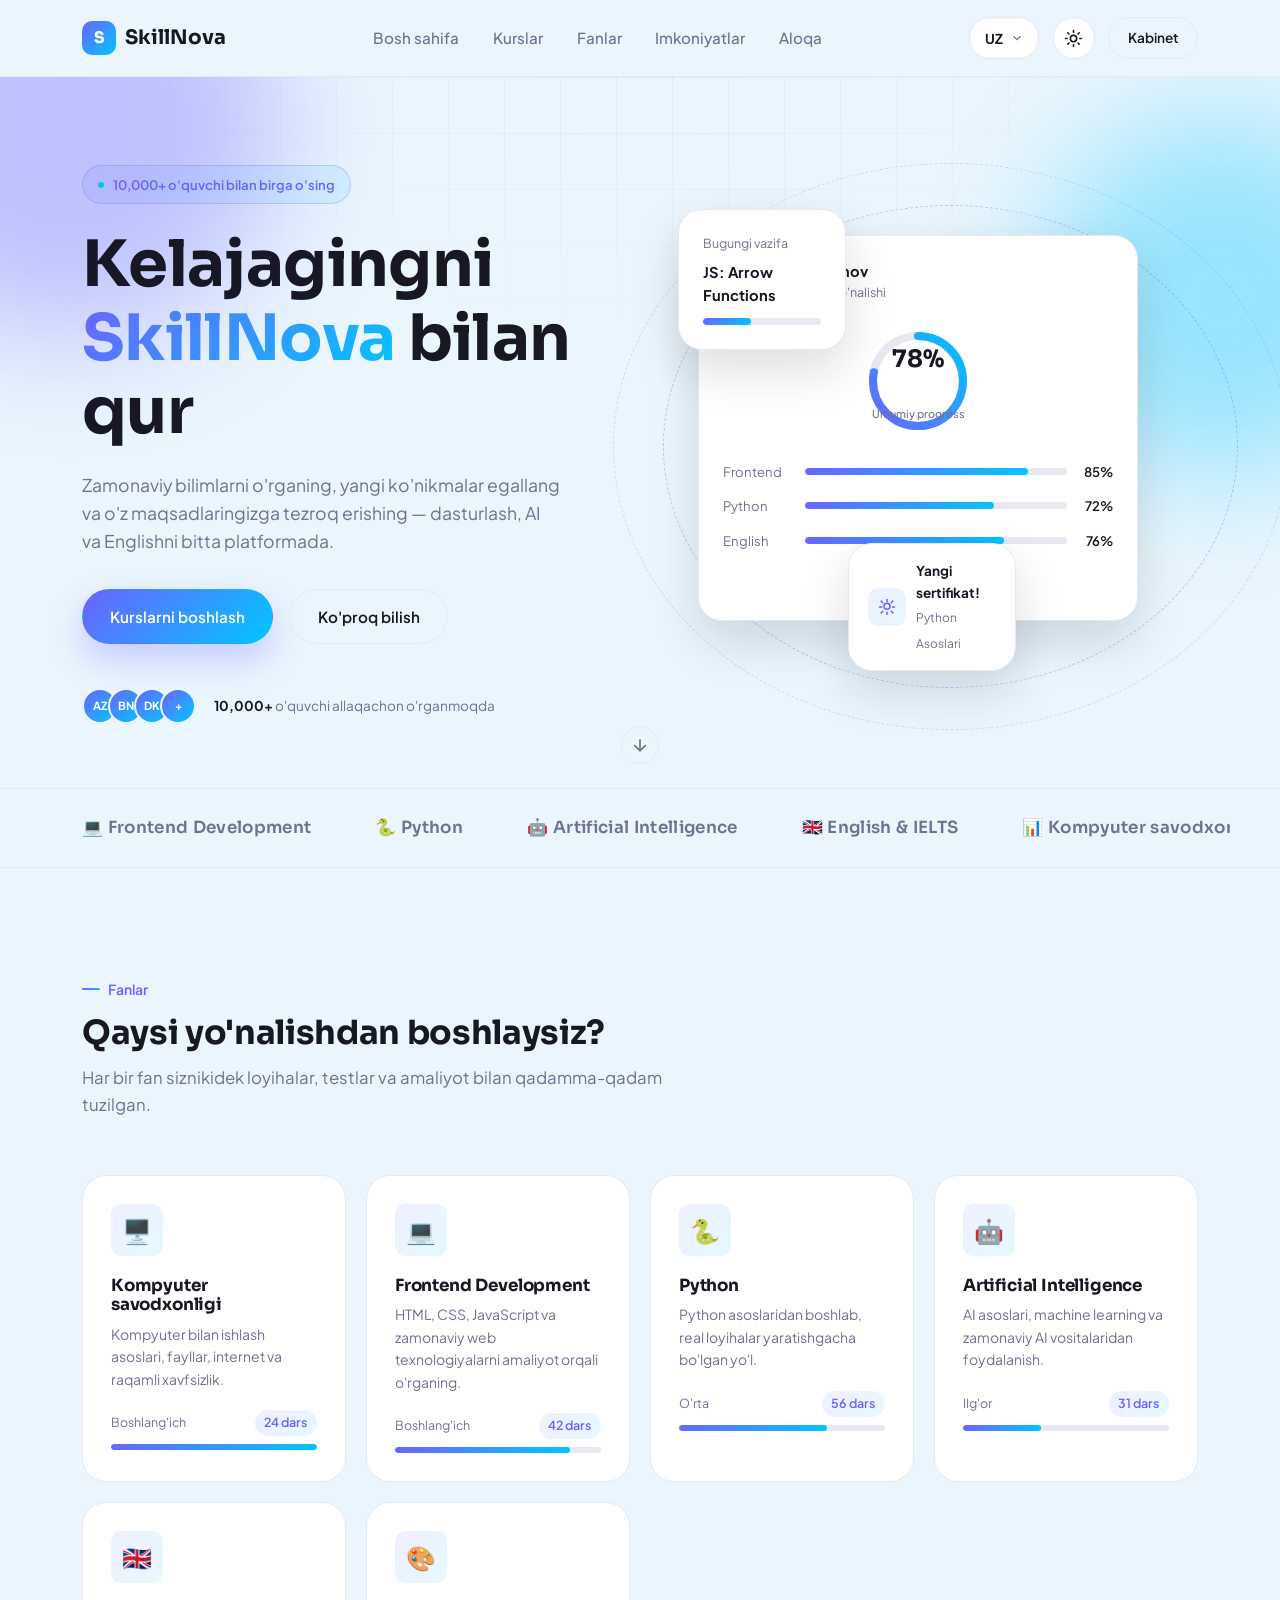
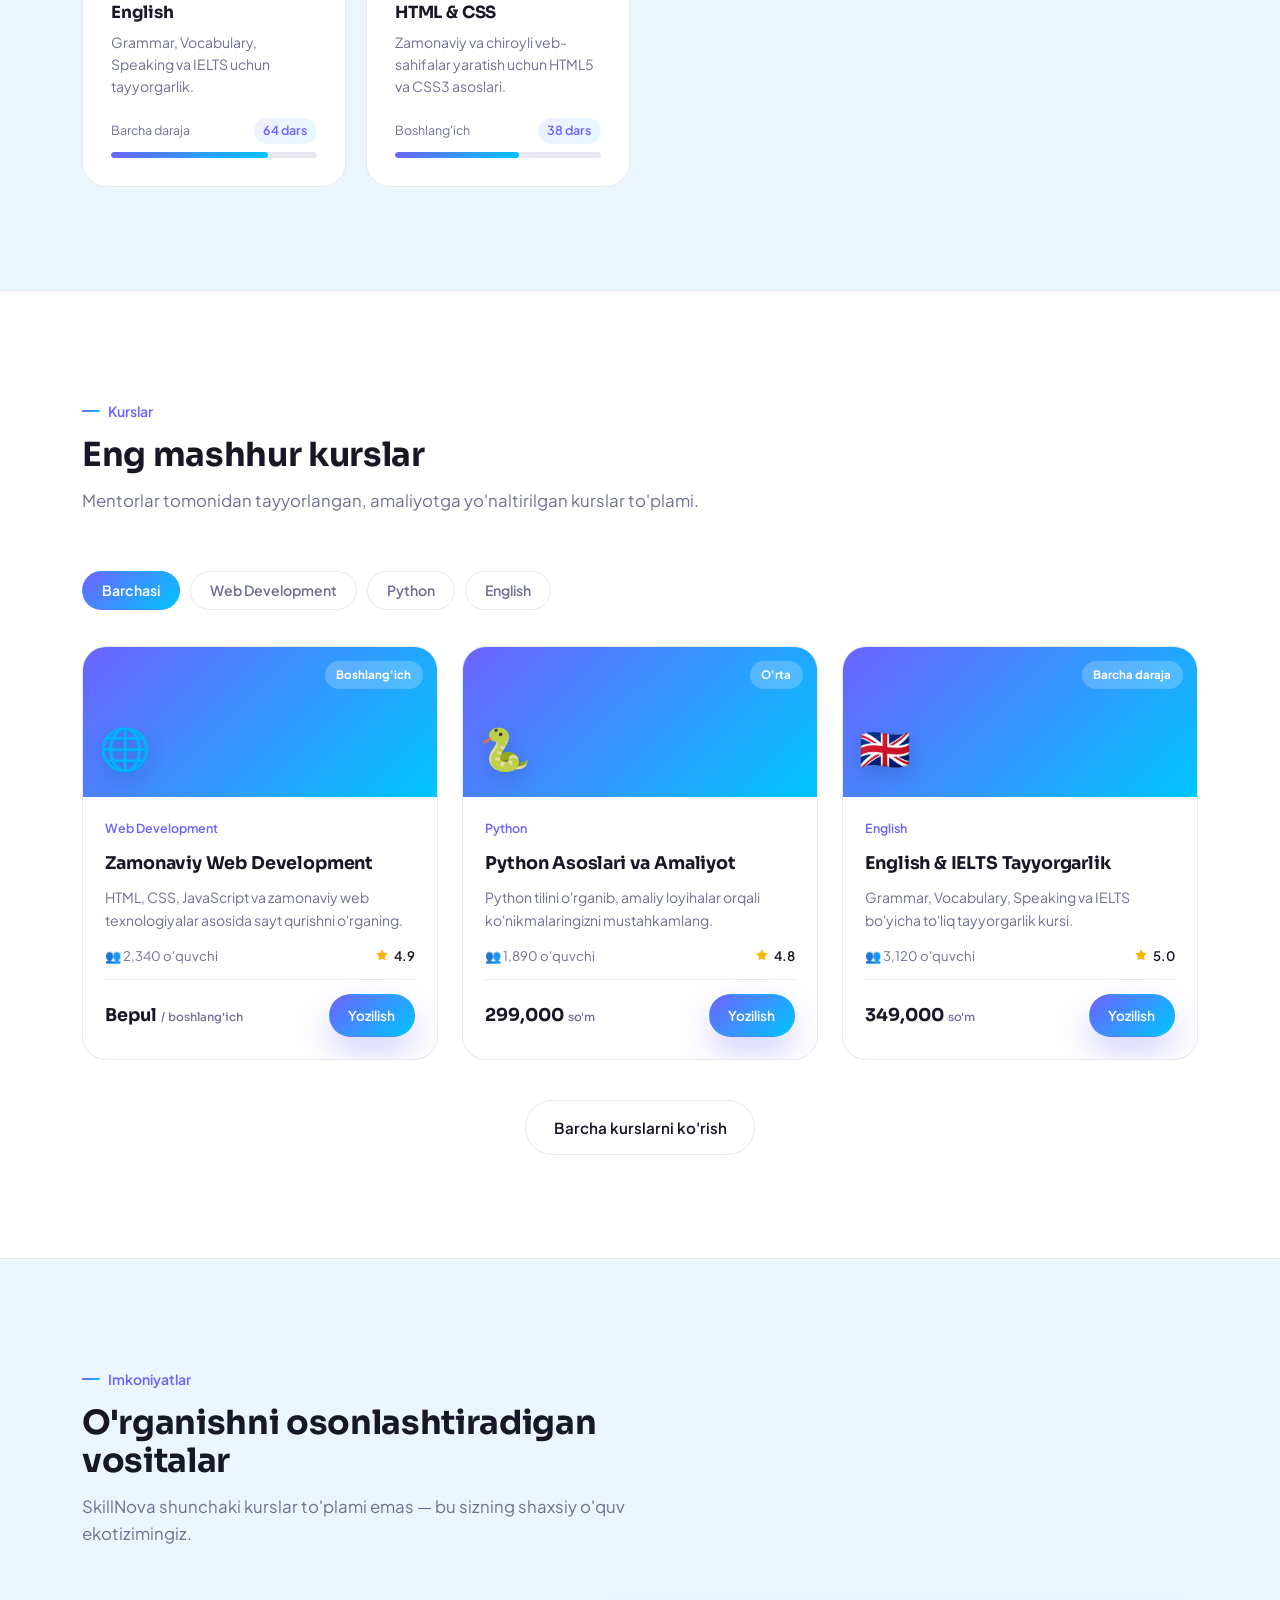
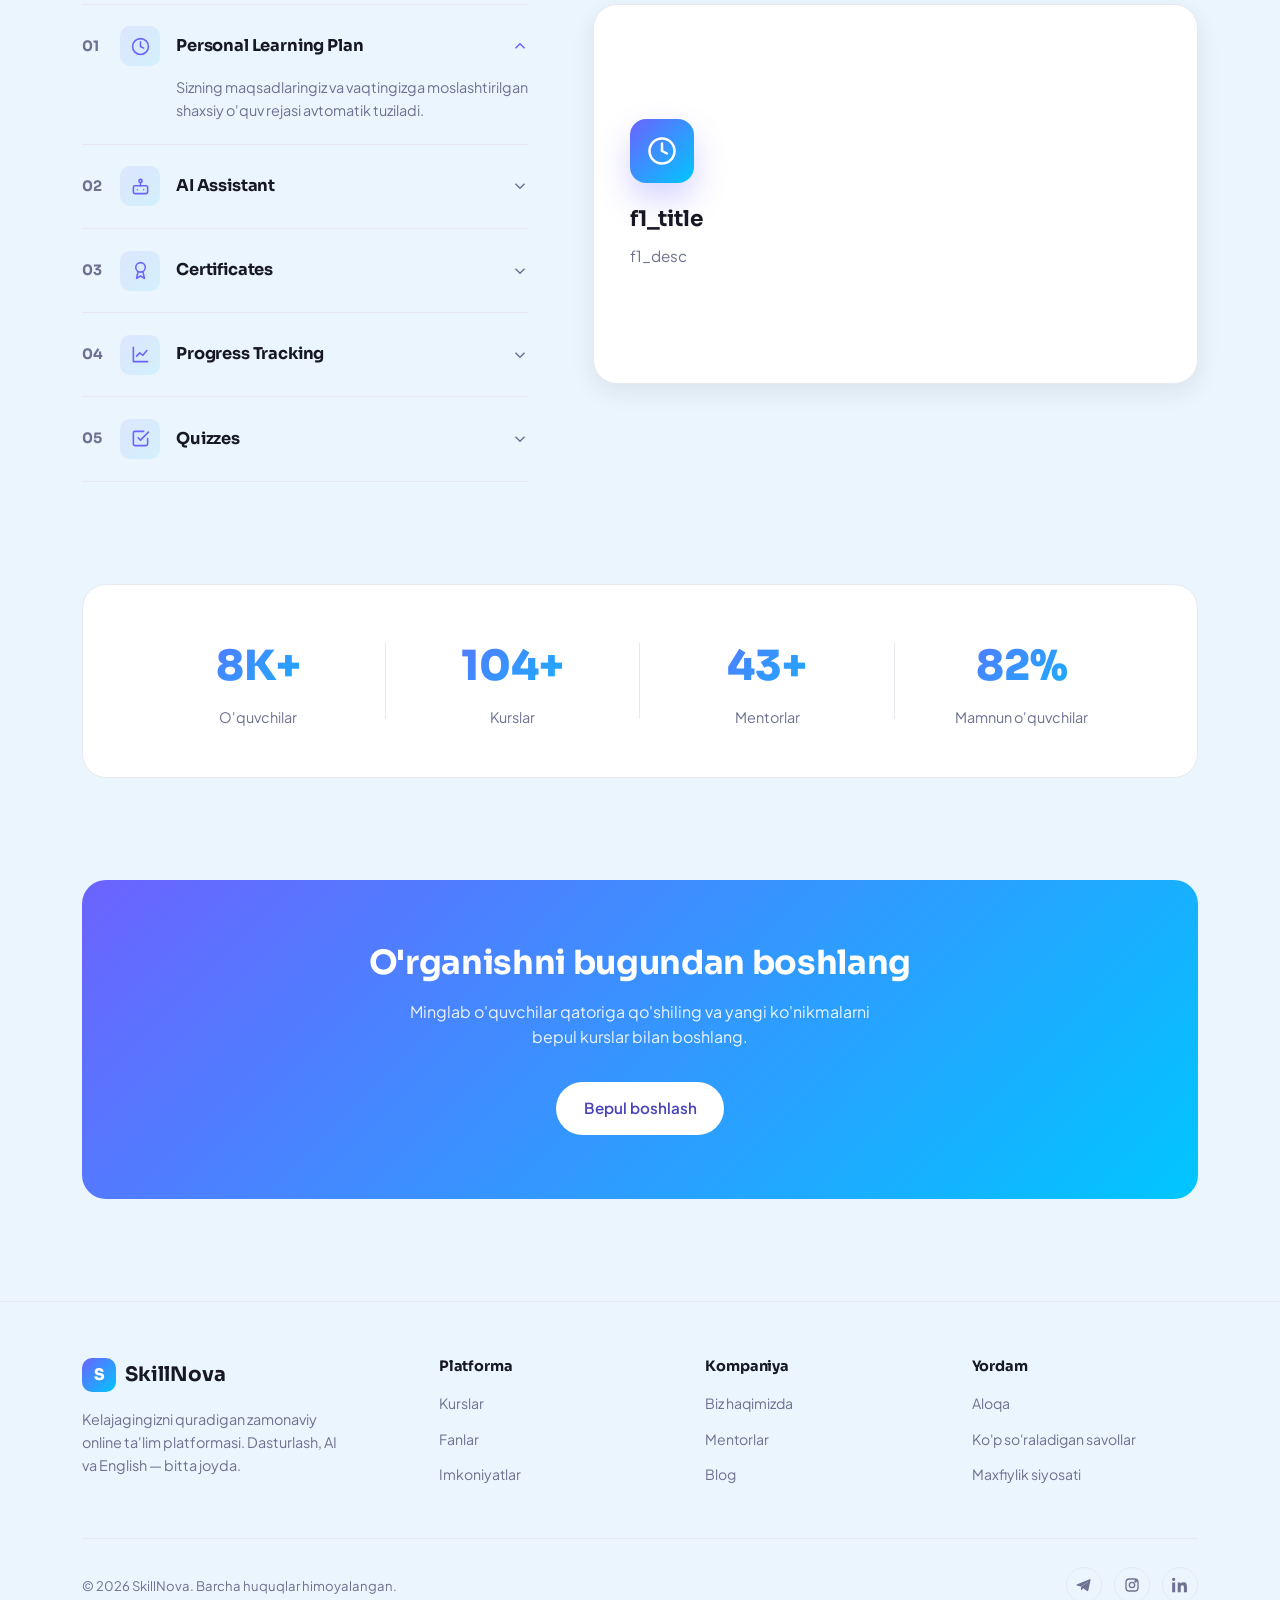
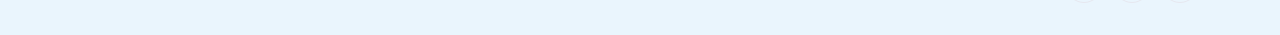
<file: index.html>
<!DOCTYPE html>
<html lang="uz">

<head>
  <meta charset="UTF-8">
  <meta name="viewport" content="width=device-width, initial-scale=1.0">
  <title>SkillNova — Kelajagingni bugun qur</title>
  <meta name="description"
    content="SkillNova — dasturlash, AI, Python va English bo'yicha zamonaviy online ta'lim platformasi.">
  <link rel="stylesheet" href="css/global.css">
  <link rel="stylesheet" href="css/components.css">
</head>

<body>

  <!-- ============ PRELOADER / INTRO ============ -->
  <div class="preloader" data-preloader>
    <div class="preloader-inner">
      <div class="preloader-logo">
        <span class="preloader-mark">S</span>
      </div>
      <div class="preloader-name">Skill<span>Nova</span></div>
      <div class="preloader-bar"><span data-preloader-fill></span></div>
    </div>
  </div>

  <!-- ============ NAVBAR ============ -->
  <header class="navbar">
    <div class="container">
      <a href="#hero" class="logo">
        <span class="logo-mark">S</span>
        SkillNova
      </a>

      <nav class="nav-links">
        <a href="#hero" data-i18n="nav_home">Bosh sahifa</a>
        <a href="#courses" data-i18n="nav_courses">Kurslar</a>
        <a href="#subjects" data-i18n="nav_subjects">Fanlar</a>
        <a href="#features" data-i18n="nav_features">Imkoniyatlar</a>
        <a href="#footer" data-i18n="nav_contact">Aloqa</a>
      </nav>

      <div class="nav-actions">
        <div class="lang-switch" data-lang-switch>
          <button class="lang-btn" data-lang-btn aria-haspopup="listbox" aria-expanded="false">
            <span data-lang-current>UZ</span>
            <svg width="14" height="14" viewBox="0 0 24 24" fill="none" stroke="currentColor" stroke-width="2">
              <path d="M6 9l6 6 6-6" />
            </svg>
          </button>
          <ul class="lang-menu" data-lang-menu role="listbox">
            <li role="option" data-lang-option="uz">🇺🇿 O'zbekcha</li>
            <li role="option" data-lang-option="ru">🇷🇺 Русский</li>
            <li role="option" data-lang-option="en">🇬🇧 English</li>
          </ul>
        </div>

        <button class="theme-toggle" data-theme-toggle aria-label="Mavzuni almashtirish">
          <svg class="icon-sun" viewBox="0 0 24 24" fill="none" stroke="currentColor" stroke-width="2"
            stroke-linecap="round">
            <circle cx="12" cy="12" r="4" />
            <path
              d="M12 2v2M12 20v2M4.9 4.9l1.4 1.4M17.7 17.7l1.4 1.4M2 12h2M20 12h2M4.9 19.1l1.4-1.4M17.7 6.3l1.4-1.4" />
          </svg>
          <svg class="icon-moon" viewBox="0 0 24 24" fill="none" stroke="currentColor" stroke-width="2"
            stroke-linecap="round">
            <path d="M21 12.79A9 9 0 1 1 11.21 3 7 7 0 0 0 21 12.79z" />
          </svg>
        </button>
        <a href="#courses" class="btn btn-ghost btn-sm" data-i18n="nav_cabinet">Kabinet</a>
        <button class="burger" data-burger aria-label="Menyu"><span></span></button>
      </div>
    </div>
  </header>

  <!-- Mobile nav panel -->
  <div class="mobile-panel" data-mobile-panel>
    <a href="#hero" data-i18n="nav_home">Bosh sahifa</a>
    <a href="#courses" data-i18n="nav_courses">Kurslar</a>
    <a href="#subjects" data-i18n="nav_subjects">Fanlar</a>
    <a href="#features" data-i18n="nav_features">Imkoniyatlar</a>
    <a href="#footer" data-i18n="nav_contact">Aloqa</a>
    <div class="mobile-lang">
      <button data-lang-option="uz">UZ</button>
      <button data-lang-option="ru">RU</button>
      <button data-lang-option="en">EN</button>
    </div>
    <a href="#courses" class="btn btn-primary" data-i18n="nav_cabinet_mobile">Kabinetga kirish</a>
  </div>

  <main>

    <!-- ============ HERO ============ -->
    <section class="hero" id="hero">
      <div class="hero-blob hero-blob-1"></div>
      <div class="hero-blob hero-blob-2"></div>
      <div class="hero-grid-lines"></div>

      <div class="container">
        <div class="hero-copy" data-reveal>
          <span class="hero-badge" data-reveal-item style="--d:0"><span class="dot"></span> <span
              data-i18n="hero_badge">10,000+ o'quvchi bilan birga o'sing</span></span>
          <h1 data-reveal-item style="--d:1">
            <span data-i18n="hero_title1">Kelajagingni</span>
            <span class="accent" data-i18n="hero_title_accent">SkillNova</span>
            <span data-i18n="hero_title2">bilan qur</span>
          </h1>
          <p class="hero-lead" data-reveal-item style="--d:2" data-i18n="hero_lead">Zamonaviy bilimlarni o'rganing,
            yangi ko'nikmalar egallang va o'z maqsadlaringizga tezroq erishing — dasturlash, AI va Englishni bitta
            platformada.</p>
          <div class="hero-cta" data-reveal-item style="--d:3">
            <a href="#courses" class="btn btn-primary" data-i18n="hero_cta_primary">Kurslarni boshlash</a>
            <a href="#features" class="btn btn-ghost" data-i18n="hero_cta_secondary">Ko'proq bilish</a>
          </div>
          <div class="hero-trust" data-reveal-item style="--d:4">
            <div class="avatar-stack">
              <span>AZ</span><span>BN</span><span>DK</span><span>+</span>
            </div>
            <p class="hero-trust-text"><strong>10,000+</strong> <span data-i18n="hero_trust">o'quvchi allaqachon
                o'rganmoqda</span></p>
          </div>
        </div>

        <div class="hero-visual" data-reveal-visual>
          <svg width="0" height="0" style="position:absolute">
            <defs>
              <linearGradient id="ringGradient" x1="0" y1="0" x2="1" y2="1">
                <stop offset="0%" stop-color="#6c63ff" />
                <stop offset="100%" stop-color="#00c6ff" />
              </linearGradient>
            </defs>
          </svg>

          <div class="orbit-ring orbit-ring-1"></div>
          <div class="orbit-ring orbit-ring-2"></div>

          <div class="mock-card mock-main">
            <div class="mock-header">
              <div class="mock-avatar">
                <span class="ring">AZ</span>
                <div>
                  <div class="name">Aziz Karimov</div>
                  <div class="role" data-i18n="hero_mock_role">Frontend yo'nalishi</div>
                </div>
              </div>
            </div>

            <div class="mock-progress-ring" data-ring-value="78">
              <svg viewBox="0 0 120 120">
                <circle class="track" cx="60" cy="60" r="50" />
                <circle class="value" cx="60" cy="60" r="50" />
              </svg>
              <div class="label">78%<small data-i18n="hero_mock_progress">Umumiy progress</small></div>
            </div>

            <div class="mock-bars">
              <div class="mock-bar-row">
                <span class="lbl" data-i18n="hero_mock_frontend">Frontend</span>
                <div class="mock-bar-track">
                  <div class="mock-bar-fill" style="width:85%"></div>
                </div>
                <span class="pct">85%</span>
              </div>
              <div class="mock-bar-row">
                <span class="lbl" data-i18n="hero_mock_python">Python</span>
                <div class="mock-bar-track">
                  <div class="mock-bar-fill" style="width:72%"></div>
                </div>
                <span class="pct">72%</span>
              </div>
              <div class="mock-bar-row">
                <span class="lbl" data-i18n="hero_mock_english">English</span>
                <div class="mock-bar-track">
                  <div class="mock-bar-fill" style="width:76%"></div>
                </div>
                <span class="pct">76%</span>
              </div>
            </div>
          </div>

          <div class="mock-card mock-float mock-float-1">
            <div style="font-size:.78rem;color:var(--text-muted);margin-bottom:.4rem" data-i18n="hero_float_task_label">
              Bugungi vazifa</div>
            <div style="font-weight:700;font-size:.92rem;margin-bottom:.6rem">JS: Arrow Functions</div>
            <div class="mock-bar-track">
              <div class="mock-bar-fill" style="width:40%"></div>
            </div>
          </div>

          <div class="mock-card mock-float mock-float-2">
            <div class="badge-icon">
              <svg viewBox="0 0 24 24" fill="none" stroke="currentColor" stroke-width="2" stroke-linecap="round"
                stroke-linejoin="round">
                <path d="M12 15a4 4 0 1 0 0-8 4 4 0 0 0 0 8z" />
                <path
                  d="M12 2v3M12 19v3M4.2 4.2l2.1 2.1M17.7 17.7l2.1 2.1M2 12h3M19 12h3M4.2 19.8l2.1-2.1M17.7 6.3l2.1-2.1" />
              </svg>
            </div>
            <div>
              <strong data-i18n="hero_float_cert_title">Yangi sertifikat!</strong>
              <span data-i18n="hero_float_cert_sub">Python Asoslari</span>
            </div>
          </div>
        </div>
      </div>

      <a href="#subjects" class="scroll-hint" aria-label="Pastga scroll">
        <svg width="20" height="20" viewBox="0 0 24 24" fill="none" stroke="currentColor" stroke-width="2">
          <path d="M12 5v14M5 12l7 7 7-7" />
        </svg>
      </a>
    </section>

    <!-- ============ MARQUEE ============ -->
    <div class="marquee-wrap">
      <div class="container" style="overflow:hidden">
        <div class="marquee-track">
          <span>💻 <span data-i18n="marquee_web">Frontend Development</span></span>
          <span>🐍 <span data-i18n="marquee_python">Python</span></span>
          <span>🤖 <span data-i18n="marquee_ai">Artificial Intelligence</span></span>
          <span>🇬🇧 <span data-i18n="marquee_english">English &amp; IELTS</span></span>
          <span>📊 <span data-i18n="marquee_data">Kompyuter savodxonligi</span></span>
          <span>💻 <span data-i18n="marquee_web">Frontend Development</span></span>
          <span>🐍 <span data-i18n="marquee_python">Python</span></span>
          <span>🤖 <span data-i18n="marquee_ai">Artificial Intelligence</span></span>
          <span>🇬🇧 <span data-i18n="marquee_english">English &amp; IELTS</span></span>
          <span>📊 <span data-i18n="marquee_data">Kompyuter savodxonligi</span></span>
        </div>
      </div>
    </div>

    <!-- ============ SUBJECTS ============ -->
    <section class="section" id="subjects">
      <div class="container">
        <div class="section-head">
          <span class="eyebrow" data-i18n="subjects_eyebrow">Fanlar</span>
          <h2 data-i18n="subjects_title">Qaysi yo'nalishdan boshlaysiz?</h2>
          <p data-i18n="subjects_desc">Har bir fan siznikidek loyihalar, testlar va amaliyot bilan qadamma-qadam
            tuzilgan.</p>
        </div>

        <div class="subjects-grid">
          <a href="course-detail.html" class="subject-card">
            <div class="subject-icon">🖥️</div>
            <h3 data-i18n="subj_lit_title">Kompyuter savodxonligi</h3>
            <p data-i18n="subj_lit_desc">Kompyuter bilan ishlash asoslari, fayllar, internet va raqamli xavfsizlik.</p>
            <div class="subject-meta"><span data-i18n="level_beginner">Boshlang'ich</span><span class="subject-level">24
                <span data-i18n="lessons_word">dars</span></span></div>
            <div class="subject-progress-track">
              <div class="subject-progress-fill" style="width:100%"></div>
            </div>
          </a>

          <a href="course-detail.html" class="subject-card">
            <div class="subject-icon">💻</div>
            <h3 data-i18n="subj_web_title">Frontend Development</h3>
            <p data-i18n="subj_web_desc">HTML, CSS, JavaScript va zamonaviy web texnologiyalarni amaliyot orqali
              o'rganing.</p>
            <div class="subject-meta"><span data-i18n="level_beginner">Boshlang'ich</span><span class="subject-level">42
                <span data-i18n="lessons_word">dars</span></span></div>
            <div class="subject-progress-track">
              <div class="subject-progress-fill" style="width:85%"></div>
            </div>
          </a>

          <a href="course-detail.html" class="subject-card">
            <div class="subject-icon">🐍</div>
            <h3 data-i18n="subj_python_title">Python</h3>
            <p data-i18n="subj_python_desc">Python asoslaridan boshlab, real loyihalar yaratishgacha bo'lgan yo'l.</p>
            <div class="subject-meta"><span data-i18n="level_medium">O'rta</span><span class="subject-level">56 <span
                  data-i18n="lessons_word">dars</span></span></div>
            <div class="subject-progress-track">
              <div class="subject-progress-fill" style="width:72%"></div>
            </div>
          </a>

          <a href="course-detail.html" class="subject-card">
            <div class="subject-icon">🤖</div>
            <h3 data-i18n="subj_ai_title">Artificial Intelligence</h3>
            <p data-i18n="subj_ai_desc">AI asoslari, machine learning va zamonaviy AI vositalaridan foydalanish.</p>
            <div class="subject-meta"><span data-i18n="level_advanced">Ilg'or</span><span class="subject-level">31 <span
                  data-i18n="lessons_word">dars</span></span></div>
            <div class="subject-progress-track">
              <div class="subject-progress-fill" style="width:38%"></div>
            </div>
          </a>

          <a href="course-detail.html" class="subject-card">
            <div class="subject-icon">🇬🇧</div>
            <h3 data-i18n="subj_en_title">English</h3>
            <p data-i18n="subj_en_desc">Grammar, Vocabulary, Speaking va IELTS uchun tayyorgarlik.</p>
            <div class="subject-meta"><span data-i18n="level_all">Barcha daraja</span><span class="subject-level">64
                <span data-i18n="lessons_word">dars</span></span></div>
            <div class="subject-progress-track">
              <div class="subject-progress-fill" style="width:76%"></div>
            </div>
          </a>

          <a href="course-detail.html" class="subject-card">
            <div class="subject-icon">🎨</div>
            <h3 data-i18n="subj_css_title">HTML &amp; CSS</h3>
            <p data-i18n="subj_css_desc">Zamonaviy va chiroyli veb-sahifalar yaratish uchun HTML5 va CSS3 asoslari.</p>
            <div class="subject-meta"><span data-i18n="level_beginner">Boshlang'ich</span><span class="subject-level">38
                <span data-i18n="lessons_word">dars</span></span></div>
            <div class="subject-progress-track">
              <div class="subject-progress-fill" style="width:60%"></div>
            </div>
          </a>
        </div>
      </div>
    </section>

    <!-- ============ COURSES ============ -->
    <section class="section" id="courses"
      style="background:var(--surface);border-top:1px solid var(--border);border-bottom:1px solid var(--border)">
      <div class="container">
        <div class="section-head">
          <span class="eyebrow" data-i18n="courses_eyebrow">Kurslar</span>
          <h2 data-i18n="courses_title">Eng mashhur kurslar</h2>
          <p data-i18n="courses_desc">Mentorlar tomonidan tayyorlangan, amaliyotga yo'naltirilgan kurslar to'plami.</p>
        </div>

        <div class="courses-tabs">
          <button class="tab-btn active" data-tab="all" data-i18n="tab_all">Barchasi</button>
          <button class="tab-btn" data-tab="web" data-i18n="tab_web">Web Development</button>
          <button class="tab-btn" data-tab="python" data-i18n="tab_python">Python</button>
          <button class="tab-btn" data-tab="english" data-i18n="tab_english">English</button>
        </div>

        <div class="courses-grid">
          <div class="course-card" data-course-category="web">
            <div class="course-thumb"><span class="course-emoji">🌐</span><span class="course-level-tag"
                data-i18n="level_beginner">Boshlang'ich</span></div>
            <div class="course-body">
              <span class="course-cat" data-i18n="tab_web">Web Development</span>
              <h3 data-i18n="course_web_title">Zamonaviy Web Development</h3>
              <p data-i18n="course_web_desc">HTML, CSS, JavaScript va zamonaviy web texnologiyalar asosida sayt qurishni
                o'rganing.</p>
              <div class="course-meta-row">
                <span>👥 2,340 <span data-i18n="student_word">o'quvchi</span></span>
                <span class="course-rating"><svg viewBox="0 0 24 24">
                    <path d="M12 2l3.1 6.3 6.9 1-5 4.9 1.2 6.9L12 17.8 5.8 21.1 7 14.2l-5-4.9 6.9-1z" />
                  </svg> 4.9</span>
              </div>
              <div class="course-footer">
                <div class="course-price"><span data-i18n="price_free">Bepul</span> <small
                    data-i18n="course_web_pricetag">/ boshlang'ich</small></div>
                <a href="course-detail.html" class="btn btn-primary btn-sm" data-i18n="btn_enroll">Yozilish</a>
              </div>
            </div>
          </div>

          <div class="course-card" data-course-category="python">
            <div class="course-thumb"><span class="course-emoji">🐍</span><span class="course-level-tag"
                data-i18n="level_medium">O'rta</span></div>
            <div class="course-body">
              <span class="course-cat" data-i18n="tab_python">Python</span>
              <h3 data-i18n="course_python_title">Python Asoslari va Amaliyot</h3>
              <p data-i18n="course_python_desc">Python tilini o'rganib, amaliy loyihalar orqali ko'nikmalaringizni
                mustahkamlang.</p>
              <div class="course-meta-row">
                <span>👥 1,890 <span data-i18n="student_word">o'quvchi</span></span>
                <span class="course-rating"><svg viewBox="0 0 24 24">
                    <path d="M12 2l3.1 6.3 6.9 1-5 4.9 1.2 6.9L12 17.8 5.8 21.1 7 14.2l-5-4.9 6.9-1z" />
                  </svg> 4.8</span>
              </div>
              <div class="course-footer">
                <div class="course-price">299,000 <small data-i18n="currency_som">so'm</small></div>
                <a href="course-detail.html" class="btn btn-primary btn-sm" data-i18n="btn_enroll">Yozilish</a>
              </div>
            </div>
          </div>

          <div class="course-card" data-course-category="english">
            <div class="course-thumb"><span class="course-emoji">🇬🇧</span><span class="course-level-tag"
                data-i18n="level_all">Barcha daraja</span></div>
            <div class="course-body">
              <span class="course-cat" data-i18n="tab_english">English &amp; IELTS</span>
              <h3 data-i18n="course_en_title">English &amp; IELTS Tayyorgarlik</h3>
              <p data-i18n="course_en_desc">Grammar, Vocabulary, Speaking va IELTS bo'yicha to'liq tayyorgarlik kursi.
              </p>
              <div class="course-meta-row">
                <span>👥 3,120 <span data-i18n="student_word">o'quvchi</span></span>
                <span class="course-rating"><svg viewBox="0 0 24 24">
                    <path d="M12 2l3.1 6.3 6.9 1-5 4.9 1.2 6.9L12 17.8 5.8 21.1 7 14.2l-5-4.9 6.9-1z" />
                  </svg> 5.0</span>
              </div>
              <div class="course-footer">
                <div class="course-price">349,000 <small data-i18n="currency_som">so'm</small></div>
                <a href="course-detail.html" class="btn btn-primary btn-sm" data-i18n="btn_enroll">Yozilish</a>
              </div>
            </div>
          </div>
        </div>

        <div class="courses-more">
          <a href="#subjects" class="btn btn-ghost" data-i18n="courses_more">Barcha kurslarni ko'rish</a>
        </div>
      </div>
    </section>

    <!-- ============ FEATURES ============ -->
    <section class="section" id="features">
      <div class="container">
        <div class="section-head">
          <span class="eyebrow" data-i18n="features_eyebrow">Imkoniyatlar</span>
          <h2 data-i18n="features_title">O'rganishni osonlashtiradigan vositalar</h2>
          <p data-i18n="features_desc">SkillNova shunchaki kurslar to'plami emas — bu sizning shaxsiy o'quv
            ekotizimingiz.</p>
        </div>

        <div class="features-wrap">
          <div class="feature-list">

            <div class="feature-item active" data-feature-item data-key="f1">
              <div class="feature-head">
                <span class="feature-num">01</span>
                <span class="feature-icon"><svg viewBox="0 0 24 24" fill="none" stroke="currentColor" stroke-width="2"
                    stroke-linecap="round" stroke-linejoin="round">
                    <circle cx="12" cy="12" r="10" />
                    <path d="M12 6v6l4 2" />
                  </svg></span>
                <h3 data-i18n="feat_1_title">Personal Learning Plan</h3>
                <svg class="feature-chevron" width="18" height="18" viewBox="0 0 24 24" fill="none"
                  stroke="currentColor" stroke-width="2">
                  <path d="M6 9l6 6 6-6" />
                </svg>
              </div>
              <div class="feature-desc" data-i18n="feat_1_desc">Sizning maqsadlaringiz va vaqtingizga moslashtirilgan
                shaxsiy o'quv rejasi avtomatik tuziladi.</div>
            </div>

            <div class="feature-item" data-feature-item data-key="f2">
              <div class="feature-head">
                <span class="feature-num">02</span>
                <span class="feature-icon"><svg viewBox="0 0 24 24" fill="none" stroke="currentColor" stroke-width="2"
                    stroke-linecap="round" stroke-linejoin="round">
                    <rect x="3" y="11" width="18" height="10" rx="2" />
                    <circle cx="12" cy="5" r="2" />
                    <path d="M12 7v4M8 16h.01M16 16h.01" />
                  </svg></span>
                <h3 data-i18n="feat_2_title">AI Assistant</h3>
                <svg class="feature-chevron" width="18" height="18" viewBox="0 0 24 24" fill="none"
                  stroke="currentColor" stroke-width="2">
                  <path d="M6 9l6 6 6-6" />
                </svg>
              </div>
              <div class="feature-desc" data-i18n="feat_2_desc">24/7 mavjud AI yordamchi savollaringizga javob beradi va
                tushunmagan mavzularni tushuntiradi.</div>
            </div>

            <div class="feature-item" data-feature-item data-key="f3">
              <div class="feature-head">
                <span class="feature-num">03</span>
                <span class="feature-icon"><svg viewBox="0 0 24 24" fill="none" stroke="currentColor" stroke-width="2"
                    stroke-linecap="round" stroke-linejoin="round">
                    <circle cx="12" cy="8" r="6" />
                    <path d="M9 13.5L7 22l5-3 5 3-2-8.5" />
                  </svg></span>
                <h3 data-i18n="feat_3_title">Certificates</h3>
                <svg class="feature-chevron" width="18" height="18" viewBox="0 0 24 24" fill="none"
                  stroke="currentColor" stroke-width="2">
                  <path d="M6 9l6 6 6-6" />
                </svg>
              </div>
              <div class="feature-desc" data-i18n="feat_3_desc">Har bir kursni tugatganingizda haqiqiyligini
                tasdiqlovchi raqamli sertifikat olasiz.</div>
            </div>

            <div class="feature-item" data-feature-item data-key="f4">
              <div class="feature-head">
                <span class="feature-num">04</span>
                <span class="feature-icon"><svg viewBox="0 0 24 24" fill="none" stroke="currentColor" stroke-width="2"
                    stroke-linecap="round" stroke-linejoin="round">
                    <path d="M3 3v18h18" />
                    <path d="M7 14l4-4 4 3 5-6" />
                  </svg></span>
                <h3 data-i18n="feat_4_title">Progress Tracking</h3>
                <svg class="feature-chevron" width="18" height="18" viewBox="0 0 24 24" fill="none"
                  stroke="currentColor" stroke-width="2">
                  <path d="M6 9l6 6 6-6" />
                </svg>
              </div>
              <div class="feature-desc" data-i18n="feat_4_desc">Har bir fan va kurs bo'yicha progressingizni real vaqtda
                kuzatib boring.</div>
            </div>

            <div class="feature-item" data-feature-item data-key="f5">
              <div class="feature-head">
                <span class="feature-num">05</span>
                <span class="feature-icon"><svg viewBox="0 0 24 24" fill="none" stroke="currentColor" stroke-width="2"
                    stroke-linecap="round" stroke-linejoin="round">
                    <path d="M9 11l3 3L22 4" />
                    <path d="M21 12v7a2 2 0 0 1-2 2H5a2 2 0 0 1-2-2V5a2 2 0 0 1 2-2h11" />
                  </svg></span>
                <h3 data-i18n="feat_5_title">Quizzes</h3>
                <svg class="feature-chevron" width="18" height="18" viewBox="0 0 24 24" fill="none"
                  stroke="currentColor" stroke-width="2">
                  <path d="M6 9l6 6 6-6" />
                </svg>
              </div>
              <div class="feature-desc" data-i18n="feat_5_desc">Har bir mavzudan so'ng bilimingizni sinovdan
                o'tkazadigan interaktiv testlar.</div>
            </div>

          </div>

          <div class="feature-visual" data-feature-visual>
            <div class="fv-icon"></div>
            <h4 data-fv-title></h4>
            <p data-fv-desc></p>
          </div>
        </div>
      </div>
    </section>

    <!-- ============ STATS ============ -->
    <section class="section" style="padding-top:0">
      <div class="container">
        <div class="stats-strip">
          <div class="stat-item">
            <div class="stat-num" data-count="10" data-suffix="K+">0</div>
            <div class="stat-label" data-i18n="stat_students">O'quvchilar</div>
          </div>
          <div class="stat-item">
            <div class="stat-num" data-count="120" data-suffix="+">0</div>
            <div class="stat-label" data-i18n="stat_courses">Kurslar</div>
          </div>
          <div class="stat-item">
            <div class="stat-num" data-count="50" data-suffix="+">0</div>
            <div class="stat-label" data-i18n="stat_mentors">Mentorlar</div>
          </div>
          <div class="stat-item">
            <div class="stat-num" data-count="95" data-suffix="%">0</div>
            <div class="stat-label" data-i18n="stat_satisfaction">Mamnun o'quvchilar</div>
          </div>
        </div>
      </div>
    </section>

    <!-- ============ CTA BAND ============ -->
    <section class="section" style="padding-top:0">
      <div class="container">
        <div class="cta-band">
          <h2 data-i18n="cta_title">O'rganishni bugundan boshlang</h2>
          <p data-i18n="cta_desc">Minglab o'quvchilar qatoriga qo'shiling va yangi ko'nikmalarni bepul kurslar bilan
            boshlang.</p>
          <a href="#courses" class="btn btn-ghost" data-i18n="cta_button">Bepul boshlash</a>
        </div>
      </div>
    </section>

  </main>

  <!-- ============ FOOTER ============ -->
  <footer class="footer" id="footer">
    <div class="container">
      <div class="footer-grid">
        <div class="footer-brand">
          <a href="#" class="logo"><span class="logo-mark">S</span>SkillNova</a>
          <p data-i18n="footer_about">Kelajagingizni quradigan zamonaviy online ta'lim platformasi. Dasturlash, AI va
            English — bitta joyda.</p>
        </div>
        <div class="footer-col">
          <h4 data-i18n="footer_platform">Platforma</h4>
          <a href="#courses" data-i18n="nav_courses">Kurslar</a>
          <a href="#subjects" data-i18n="nav_subjects">Fanlar</a>
          <a href="#features" data-i18n="nav_features">Imkoniyatlar</a>
        </div>
        <div class="footer-col">
          <h4 data-i18n="footer_company">Kompaniya</h4>
          <a href="#" data-i18n="footer_about_us">Biz haqimizda</a>
          <a href="#" data-i18n="footer_mentors">Mentorlar</a>
          <a href="#" data-i18n="footer_blog">Blog</a>
        </div>
        <div class="footer-col">
          <h4 data-i18n="footer_help">Yordam</h4>
          <a href="#" data-i18n="nav_contact">Aloqa</a>
          <a href="#" data-i18n="footer_faq">Ko'p so'raladigan savollar</a>
          <a href="#" data-i18n="footer_privacy">Maxfiylik siyosati</a>
        </div>
      </div>

      <div class="footer-bottom">
        <span data-i18n="footer_copyright">© 2026 SkillNova. Barcha huquqlar himoyalangan.</span>
        <div class="social-links">
          <a href="#" aria-label="Telegram"><svg viewBox="0 0 24 24" fill="currentColor">
              <path
                d="M21.9 4.3L18.5 20c-.3 1.1-1 1.4-2 .9l-5.5-4-2.6 2.5c-.3.3-.5.5-1 .5l.4-5.6L18 8.4c.5-.4-.1-.7-.7-.3L7 14.4l-5.4-1.7c-1.2-.4-1.2-1.2.2-1.7L20.6 3.4c1-.4 1.8.2 1.3 1z" />
            </svg></a>
          <a href="#" aria-label="Instagram"><svg viewBox="0 0 24 24" fill="none" stroke="currentColor"
              stroke-width="2">
              <rect x="3" y="3" width="18" height="18" rx="5" />
              <circle cx="12" cy="12" r="4" />
              <circle cx="17.5" cy="6.5" r="1" />
            </svg></a>
          <a href="#" aria-label="LinkedIn"><svg viewBox="0 0 24 24" fill="currentColor">
              <path
                d="M4.98 3.5C4.98 4.9 3.9 6 2.5 6S0 4.9 0 3.5 1.1 1 2.5 1s2.48 1.1 2.48 2.5zM.24 8.25h4.5V23h-4.5V8.25zM8.5 8.25h4.3v2h.06c.6-1.1 2.05-2.3 4.22-2.3 4.5 0 5.33 2.9 5.33 6.7V23h-4.5v-6.8c0-1.6 0-3.7-2.25-3.7-2.26 0-2.6 1.75-2.6 3.6V23h-4.5V8.25z" />
            </svg></a>
        </div>
      </div>
    </div>
  </footer>

  <script src="js/i18n.js"></script>
  <script src="js/main.js"></script>
</body>

</html>
</file>
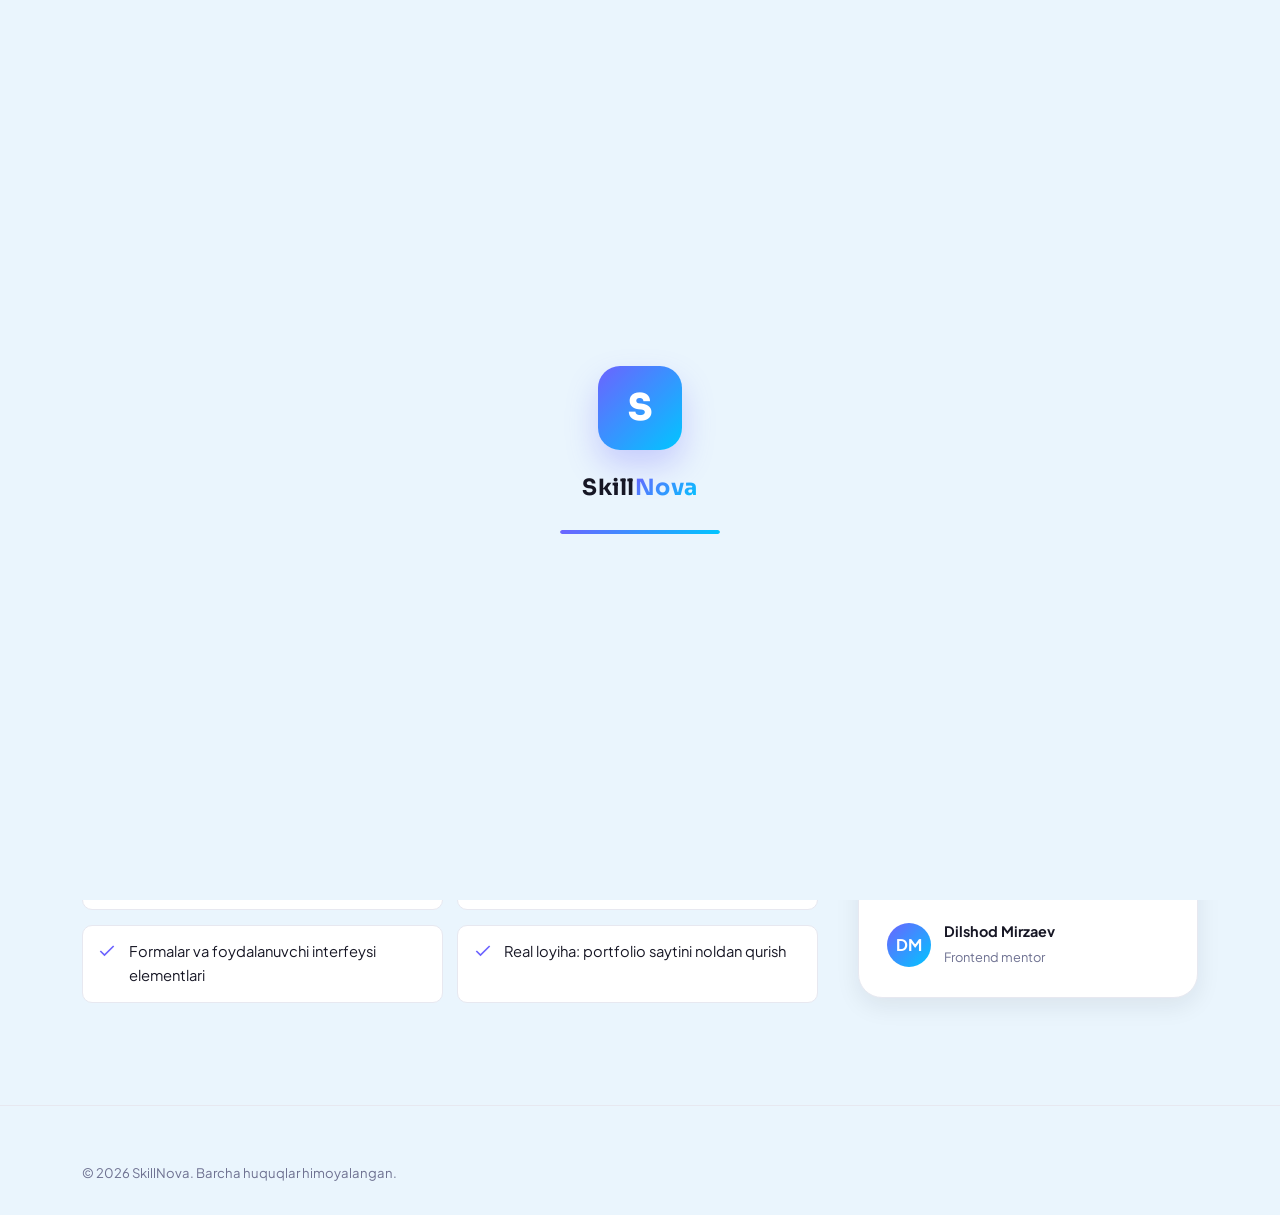
<file: course-detail.html>
<!DOCTYPE html>
<html lang="uz">
<head>
<meta charset="UTF-8">
<meta name="viewport" content="width=device-width, initial-scale=1.0">
<title>HTML & CSS Asoslari — SkillNova</title>
<link rel="stylesheet" href="css/global.css">
<link rel="stylesheet" href="css/components.css">
<link rel="stylesheet" href="css/courses.css">
</head>
<body>

<!-- ============ PRELOADER / INTRO ============ -->
<div class="preloader" data-preloader>
  <div class="preloader-inner">
    <div class="preloader-logo"><span class="preloader-mark">S</span></div>
    <div class="preloader-name">Skill<span>Nova</span></div>
    <div class="preloader-bar"><span data-preloader-fill></span></div>
  </div>
</div>

<!-- ============ NAVBAR ============ -->
<header class="navbar">
  <div class="container">
    <a href="index.html" class="logo">
      <span class="logo-mark">S</span>
      SkillNova
    </a>

    <nav class="nav-links">
      <a href="index.html#hero" data-i18n="nav_home">Bosh sahifa</a>
      <a href="index.html#courses" data-i18n="nav_courses">Kurslar</a>
      <a href="index.html#subjects" data-i18n="nav_subjects">Fanlar</a>
      <a href="index.html#features" data-i18n="nav_features">Imkoniyatlar</a>
      <a href="index.html#footer" data-i18n="nav_contact">Aloqa</a>
    </nav>

    <div class="nav-actions">
      <div class="lang-switch" data-lang-switch>
        <button class="lang-btn" data-lang-btn aria-haspopup="listbox" aria-expanded="false">
          <span data-lang-current>UZ</span>
          <svg width="14" height="14" viewBox="0 0 24 24" fill="none" stroke="currentColor" stroke-width="2"><path d="M6 9l6 6 6-6"/></svg>
        </button>
        <ul class="lang-menu" data-lang-menu role="listbox">
          <li role="option" data-lang-option="uz">🇺🇿 O'zbekcha</li>
          <li role="option" data-lang-option="ru">🇷🇺 Русский</li>
          <li role="option" data-lang-option="en">🇬🇧 English</li>
        </ul>
      </div>

      <button class="theme-toggle" data-theme-toggle aria-label="Mavzuni almashtirish">
        <svg class="icon-sun" viewBox="0 0 24 24" fill="none" stroke="currentColor" stroke-width="2" stroke-linecap="round"><circle cx="12" cy="12" r="4"/><path d="M12 2v2M12 20v2M4.9 4.9l1.4 1.4M17.7 17.7l1.4 1.4M2 12h2M20 12h2M4.9 19.1l1.4-1.4M17.7 6.3l1.4-1.4"/></svg>
        <svg class="icon-moon" viewBox="0 0 24 24" fill="none" stroke="currentColor" stroke-width="2" stroke-linecap="round"><path d="M21 12.79A9 9 0 1 1 11.21 3 7 7 0 0 0 21 12.79z"/></svg>
      </button>
      <a href="index.html#courses" class="btn btn-ghost btn-sm" data-i18n="nav_cabinet">Kabinet</a>
      <button class="burger" data-burger aria-label="Menyu"><span></span></button>
    </div>
  </div>
</header>

<div class="mobile-panel" data-mobile-panel>
  <a href="index.html#hero" data-i18n="nav_home">Bosh sahifa</a>
  <a href="index.html#courses" data-i18n="nav_courses">Kurslar</a>
  <a href="index.html#subjects" data-i18n="nav_subjects">Fanlar</a>
  <a href="index.html#features" data-i18n="nav_features">Imkoniyatlar</a>
  <a href="index.html#footer" data-i18n="nav_contact">Aloqa</a>
  <div class="mobile-lang">
    <button data-lang-option="uz">UZ</button>
    <button data-lang-option="ru">RU</button>
    <button data-lang-option="en">EN</button>
  </div>
  <a href="index.html#courses" class="btn btn-primary" data-i18n="nav_cabinet_mobile">Kabinetga kirish</a>
</div>

<main>
  <div class="container">
    <!-- Breadcrumb -->
    <div class="breadcrumb">
      <a href="index.html" data-i18n="cd_breadcrumb_home">Bosh sahifa</a>
      <span class="sep">/</span>
      <a href="index.html#subjects" data-i18n="cd_breadcrumb_subjects">Fanlar</a>
      <span class="sep">/</span>
      <span class="current" data-i18n="cd_breadcrumb_current">HTML & CSS</span>
    </div>

    <!-- Course banner -->
    <div class="course-banner">
      <span class="course-banner-cat">🎨 HTML &amp; CSS</span>
      <h1 data-i18n="cd_title">HTML & CSS Asoslari</h1>
      <p data-i18n="cd_subtitle">Nol darajadan boshlab, chiroyli va responsiv veb-sahifalar yaratishni o'rganing.</p>
      <div class="course-banner-meta">
        <span><svg viewBox="0 0 24 24" fill="none" stroke="currentColor" stroke-width="2"><path d="M23 7l-7 5 7 5V7z"/><rect x="1" y="5" width="15" height="14" rx="2"/></svg><span data-i18n="cd_meta_lessons">38 video dars</span></span>
        <span><svg viewBox="0 0 24 24" fill="none" stroke="currentColor" stroke-width="2"><path d="M12 2l3.1 6.3 6.9 1-5 4.9 1.2 6.9L12 17.8 5.8 21.1 7 14.2l-5-4.9 6.9-1z"/></svg><span data-i18n="cd_meta_level">Boshlang'ich</span></span>
        <span><svg viewBox="0 0 24 24" fill="none" stroke="currentColor" stroke-width="2"><path d="M17 21v-2a4 4 0 0 0-4-4H5a4 4 0 0 0-4 4v2"/><circle cx="9" cy="7" r="4"/><path d="M23 21v-2a4 4 0 0 0-3-3.87M16 3.13a4 4 0 0 1 0 7.75"/></svg><span data-i18n="cd_meta_students">4,120 o'quvchi</span></span>
        <span>⭐ <span data-i18n="cd_meta_rating">4.9 (860 sharh)</span></span>
      </div>
    </div>

    <div class="course-layout">
      <!-- Main content -->
      <div>
        <div class="cd-tabs">
          <button class="cd-tab-btn active" data-cd-tab="overview" data-i18n="cd_tab_overview">Umumiy ma'lumot</button>
          <button class="cd-tab-btn" data-cd-tab="videos" data-i18n="cd_tab_videos">Video darslar</button>
          <button class="cd-tab-btn" data-cd-tab="practice" data-i18n="cd_tab_practice">Amaliy mashg'ulotlar</button>
          <button class="cd-tab-btn" data-cd-tab="tests" data-i18n="cd_tab_tests">Testlar</button>
        </div>

        <!-- Overview -->
        <div class="cd-panel active" data-cd-panel="overview">
          <h2 data-i18n="cd_overview_heading">Kurs haqida</h2>
          <p data-i18n="cd_overview_text">Bu kurs sizni dasturlash olamiga olib kiradi. HTML5 va CSS3 asoslarini amaliyot orqali o'rganib, real loyihalar — shaxsiy sayt, landing page va portfolio — yaratishni o'rganasiz. Har bir dars video, matnli tushuntirish va amaliy topshiriq bilan mustahkamlanadi.</p>

          <h2 data-i18n="cd_overview_learn_heading">Bu kursda nimalarni o'rganasiz</h2>
          <div class="learn-grid">
            <div class="learn-item"><svg viewBox="0 0 24 24" fill="none" stroke="currentColor" stroke-width="2"><path d="M20 6L9 17l-5-5"/></svg><span data-i18n="cd_learn_1">HTML5 semantik teglar va sahifa strukturasi</span></div>
            <div class="learn-item"><svg viewBox="0 0 24 24" fill="none" stroke="currentColor" stroke-width="2"><path d="M20 6L9 17l-5-5"/></svg><span data-i18n="cd_learn_2">CSS3 bilan stilizatsiya, flexbox va grid tizimi</span></div>
            <div class="learn-item"><svg viewBox="0 0 24 24" fill="none" stroke="currentColor" stroke-width="2"><path d="M20 6L9 17l-5-5"/></svg><span data-i18n="cd_learn_3">Responsiv dizayn — mobil, tablet va desktop</span></div>
            <div class="learn-item"><svg viewBox="0 0 24 24" fill="none" stroke="currentColor" stroke-width="2"><path d="M20 6L9 17l-5-5"/></svg><span data-i18n="cd_learn_4">Animatsiya va o'tishlar (transition, animation)</span></div>
            <div class="learn-item"><svg viewBox="0 0 24 24" fill="none" stroke="currentColor" stroke-width="2"><path d="M20 6L9 17l-5-5"/></svg><span data-i18n="cd_learn_5">Formalar va foydalanuvchi interfeysi elementlari</span></div>
            <div class="learn-item"><svg viewBox="0 0 24 24" fill="none" stroke="currentColor" stroke-width="2"><path d="M20 6L9 17l-5-5"/></svg><span data-i18n="cd_learn_6">Real loyiha: portfolio saytini noldan qurish</span></div>
          </div>
        </div>

        <!-- Videos -->
        <div class="cd-panel" data-cd-panel="videos">
          <h2 data-i18n="cd_videos_heading">Video darslar ro'yxati</h2>
          <div class="lesson-list">

            <div class="lesson-item">
              <div class="lesson-play"><svg viewBox="0 0 24 24" fill="currentColor"><path d="M8 5v14l11-7z"/></svg></div>
              <div class="lesson-info"><div class="lesson-num">01</div><div class="lesson-title" data-i18n="cd_video_1">Kirish: HTML nima va u qanday ishlaydi?</div></div>
              <div class="lesson-duration"><span class="lesson-tag" data-i18n="cd_word_preview">Ko'rish</span> 08:12</div>
            </div>

            <div class="lesson-item">
              <div class="lesson-play"><svg viewBox="0 0 24 24" fill="currentColor"><path d="M8 5v14l11-7z"/></svg></div>
              <div class="lesson-info"><div class="lesson-num">02</div><div class="lesson-title" data-i18n="cd_video_2">HTML sahifa strukturasi va teglar</div></div>
              <div class="lesson-duration">12:40</div>
            </div>

            <div class="lesson-item">
              <div class="lesson-play"><svg viewBox="0 0 24 24" fill="currentColor"><path d="M8 5v14l11-7z"/></svg></div>
              <div class="lesson-info"><div class="lesson-num">03</div><div class="lesson-title" data-i18n="cd_video_3">Rasm, havola va ro'yxatlar bilan ishlash</div></div>
              <div class="lesson-duration">10:55</div>
            </div>

            <div class="lesson-item">
              <div class="lesson-play"><svg viewBox="0 0 24 24" fill="currentColor"><path d="M8 5v14l11-7z"/></svg></div>
              <div class="lesson-info"><div class="lesson-num">04</div><div class="lesson-title" data-i18n="cd_video_4">CSS asoslari: selektorlar va xususiyatlar</div></div>
              <div class="lesson-duration">14:20</div>
            </div>

            <div class="lesson-item is-locked">
              <div class="lesson-play"><svg viewBox="0 0 24 24" fill="none" stroke="currentColor" stroke-width="2"><rect x="5" y="11" width="14" height="9" rx="2"/><path d="M8 11V7a4 4 0 118 0v4"/></svg></div>
              <div class="lesson-info"><div class="lesson-num">05</div><div class="lesson-title" data-i18n="cd_video_5">Box model, margin va padding</div></div>
              <div class="lesson-duration"><span class="lesson-tag" data-i18n="cd_word_locked">Yopiq</span> 11:35</div>
            </div>

            <div class="lesson-item is-locked">
              <div class="lesson-play"><svg viewBox="0 0 24 24" fill="none" stroke="currentColor" stroke-width="2"><rect x="5" y="11" width="14" height="9" rx="2"/><path d="M8 11V7a4 4 0 118 0v4"/></svg></div>
              <div class="lesson-info"><div class="lesson-num">06</div><div class="lesson-title" data-i18n="cd_video_6">Flexbox yordamida joylashtirish</div></div>
              <div class="lesson-duration"><span class="lesson-tag" data-i18n="cd_word_locked">Yopiq</span> 16:02</div>
            </div>

            <div class="lesson-item is-locked">
              <div class="lesson-play"><svg viewBox="0 0 24 24" fill="none" stroke="currentColor" stroke-width="2"><rect x="5" y="11" width="14" height="9" rx="2"/><path d="M8 11V7a4 4 0 118 0v4"/></svg></div>
              <div class="lesson-info"><div class="lesson-num">07</div><div class="lesson-title" data-i18n="cd_video_7">CSS Grid tizimi bilan layout qurish</div></div>
              <div class="lesson-duration"><span class="lesson-tag" data-i18n="cd_word_locked">Yopiq</span> 18:47</div>
            </div>

            <div class="lesson-item is-locked">
              <div class="lesson-play"><svg viewBox="0 0 24 24" fill="none" stroke="currentColor" stroke-width="2"><rect x="5" y="11" width="14" height="9" rx="2"/><path d="M8 11V7a4 4 0 118 0v4"/></svg></div>
              <div class="lesson-info"><div class="lesson-num">08</div><div class="lesson-title" data-i18n="cd_video_8">Amaliyot: portfolio sahifasini qurish</div></div>
              <div class="lesson-duration"><span class="lesson-tag" data-i18n="cd_word_locked">Yopiq</span> 22:10</div>
            </div>

          </div>
        </div>

        <!-- Practice -->
        <div class="cd-panel" data-cd-panel="practice">
          <h2 data-i18n="cd_practice_heading">Amaliy mashg'ulotlar</h2>
          <div class="practice-list">

            <div class="practice-item">
              <div class="practice-icon"><svg viewBox="0 0 24 24" fill="none" stroke="#fff" stroke-width="2"><path d="M14 2H6a2 2 0 0 0-2 2v16a2 2 0 0 0 2 2h12a2 2 0 0 0 2-2V8z"/><path d="M14 2v6h6"/></svg></div>
              <div class="practice-body"><h3 data-i18n="cd_practice_1_title">Shaxsiy vizit-kartochka sahifasi</h3><p data-i18n="cd_practice_1_desc">HTML va CSS yordamida oddiy shaxsiy sahifa yaratish.</p></div>
            </div>

            <div class="practice-item">
              <div class="practice-icon"><svg viewBox="0 0 24 24" fill="none" stroke="#fff" stroke-width="2"><path d="M14 2H6a2 2 0 0 0-2 2v16a2 2 0 0 0 2 2h12a2 2 0 0 0 2-2V8z"/><path d="M14 2v6h6"/></svg></div>
              <div class="practice-body"><h3 data-i18n="cd_practice_2_title">Flexbox bilan navigatsiya paneli</h3><p data-i18n="cd_practice_2_desc">Responsiv navigatsiya menyusini flexbox asosida qurish.</p></div>
            </div>

            <div class="practice-item">
              <div class="practice-icon"><svg viewBox="0 0 24 24" fill="none" stroke="#fff" stroke-width="2"><path d="M14 2H6a2 2 0 0 0-2 2v16a2 2 0 0 0 2 2h12a2 2 0 0 0 2-2V8z"/><path d="M14 2v6h6"/></svg></div>
              <div class="practice-body"><h3 data-i18n="cd_practice_3_title">Mahsulot kartochkalari (Grid)</h3><p data-i18n="cd_practice_3_desc">CSS Grid yordamida mahsulotlar to'plamini joylashtirish.</p></div>
            </div>

            <div class="practice-item">
              <div class="practice-icon"><svg viewBox="0 0 24 24" fill="none" stroke="#fff" stroke-width="2"><path d="M14 2H6a2 2 0 0 0-2 2v16a2 2 0 0 0 2 2h12a2 2 0 0 0 2-2V8z"/><path d="M14 2v6h6"/></svg></div>
              <div class="practice-body"><h3 data-i18n="cd_practice_4_title">Yakuniy loyiha: Portfolio sayti</h3><p data-i18n="cd_practice_4_desc">O'rganilgan barcha bilimlarni birlashtirib, to'liq portfolio sayt qurish.</p></div>
            </div>

          </div>
        </div>

        <!-- Tests -->
        <div class="cd-panel" data-cd-panel="tests">
          <h2 data-i18n="cd_tests_heading">Testlar</h2>
          <div class="test-list">

            <div class="test-item">
              <div class="test-icon"><svg viewBox="0 0 24 24" fill="none" stroke="currentColor" stroke-width="2"><path d="M9 11l3 3L22 4"/><path d="M21 12v7a2 2 0 0 1-2 2H5a2 2 0 0 1-2-2V5a2 2 0 0 1 2-2h11"/></svg></div>
              <div class="test-info"><h3 data-i18n="cd_test_1_title">HTML asoslari bo'yicha test</h3><div class="test-meta">15 <span data-i18n="cd_word_questions">savol</span> · 10 <span data-i18n="cd_word_min">daqiqa</span></div></div>
            </div>

            <div class="test-item">
              <div class="test-icon"><svg viewBox="0 0 24 24" fill="none" stroke="currentColor" stroke-width="2"><path d="M9 11l3 3L22 4"/><path d="M21 12v7a2 2 0 0 1-2 2H5a2 2 0 0 1-2-2V5a2 2 0 0 1 2-2h11"/></svg></div>
              <div class="test-info"><h3 data-i18n="cd_test_2_title">CSS selektorlari va box model testi</h3><div class="test-meta">18 <span data-i18n="cd_word_questions">savol</span> · 12 <span data-i18n="cd_word_min">daqiqa</span></div></div>
            </div>

            <div class="test-item">
              <div class="test-icon"><svg viewBox="0 0 24 24" fill="none" stroke="currentColor" stroke-width="2"><path d="M9 11l3 3L22 4"/><path d="M21 12v7a2 2 0 0 1-2 2H5a2 2 0 0 1-2-2V5a2 2 0 0 1 2-2h11"/></svg></div>
              <div class="test-info"><h3 data-i18n="cd_test_3_title">Flexbox va Grid bo'yicha yakuniy test</h3><div class="test-meta">20 <span data-i18n="cd_word_questions">savol</span> · 15 <span data-i18n="cd_word_min">daqiqa</span></div></div>
            </div>

          </div>
        </div>
      </div>

      <!-- Sidebar -->
      <aside class="cd-sidebar">
        <div class="cd-sidebar-price" data-i18n="cd_sidebar_price_label">Bepul</div>
        <a href="#" class="btn btn-primary" data-i18n="cd_sidebar_enroll_btn">Kursga yozilish</a>

        <div class="cd-includes">
          <div class="cd-includes-heading" data-i18n="cd_sidebar_includes_heading">Kursga kiradi</div>
          <div class="cd-include-row"><svg viewBox="0 0 24 24" fill="none" stroke="currentColor" stroke-width="2"><path d="M23 7l-7 5 7 5V7z"/><rect x="1" y="5" width="15" height="14" rx="2"/></svg><span data-i18n="cd_sidebar_include_1">38 video dars</span></div>
          <div class="cd-include-row"><svg viewBox="0 0 24 24" fill="none" stroke="currentColor" stroke-width="2"><path d="M14 2H6a2 2 0 0 0-2 2v16a2 2 0 0 0 2 2h12a2 2 0 0 0 2-2V8z"/><path d="M14 2v6h6"/></svg><span data-i18n="cd_sidebar_include_2">4 amaliy mashg'ulot</span></div>
          <div class="cd-include-row"><svg viewBox="0 0 24 24" fill="none" stroke="currentColor" stroke-width="2"><path d="M9 11l3 3L22 4"/><path d="M21 12v7a2 2 0 0 1-2 2H5a2 2 0 0 1-2-2V5a2 2 0 0 1 2-2h11"/></svg><span data-i18n="cd_sidebar_include_3">3 test va yakuniy baholash</span></div>
          <div class="cd-include-row"><svg viewBox="0 0 24 24" fill="none" stroke="currentColor" stroke-width="2"><circle cx="12" cy="12" r="10"/><path d="M12 6v6l4 2"/></svg><span data-i18n="cd_sidebar_include_4">Umrbod kirish huquqi</span></div>
          <div class="cd-include-row"><svg viewBox="0 0 24 24" fill="none" stroke="currentColor" stroke-width="2"><circle cx="12" cy="8" r="6"/><path d="M9 13.5L7 22l5-3 5 3-2-8.5"/></svg><span data-i18n="cd_sidebar_include_5">Kurs tugagach sertifikat</span></div>
        </div>

        <div class="cd-instructor">
          <div class="avatar">DM</div>
          <div>
            <strong>Dilshod Mirzaev</strong>
            <span data-i18n="cd_sidebar_instructor_role">Frontend mentor</span>
          </div>
        </div>
      </aside>
    </div>
  </div>
</main>

<footer class="footer" id="footer">
  <div class="container">
    <div class="footer-bottom" style="border-top:none;padding-top:0">
      <span data-i18n="footer_copyright">© 2026 SkillNova. Barcha huquqlar himoyalangan.</span>
    </div>
  </div>
</footer>

<script src="js/i18n.js"></script>
<script src="js/main.js"></script>
</body>
</html>
</file>
<file: css/global.css>
/* ============================================================
   SkillNova — Global Design Tokens & Base Styles
   ============================================================ */

@import url('https://fonts.googleapis.com/css2?family=Sora:wght@400;500;600;700;800&family=Plus+Jakarta+Sans:ital,wght@0,400;0,500;0,600;0,700;1,400&display=swap');

:root {
  /* ---- Brand colors ---- */
  --primary: #6c63ff;
  --primary-600: #5a52e0;
  --primary-700: #4a43ba;
  --secondary: #00c6ff;

  /* ---- Light theme surfaces ---- */
  --bg: #eaf5fd;
  --surface: #ffffff;
  --surface-raised: #ffffff;
  --text: #171725;
  --text-muted: #6e7191;
  --border: #e7e8f0;

  /* ---- Gradient ---- */
  --gradient: linear-gradient(135deg, var(--primary) 0%, var(--secondary) 100%);
  --gradient-soft: linear-gradient(135deg, rgba(108,99,255,.10) 0%, rgba(0,198,255,.10) 100%);

  /* ---- Shadows ---- */
  --shadow-sm: 0 1px 2px rgba(23, 23, 37, 0.04);
  --shadow-md: 0 8px 24px rgba(23, 23, 37, 0.08);
  --shadow-lg: 0 20px 48px rgba(23, 23, 37, 0.14);
  --shadow-primary: 0 16px 32px rgba(108, 99, 255, 0.28);

  /* ---- Radius ---- */
  --r-sm: 10px;
  --r-md: 16px;
  --r-lg: 24px;
  --r-pill: 999px;

  /* ---- Type scale (major third-ish) ---- */
  --fs-display: clamp(2.6rem, 5vw, 4.2rem);
  --fs-h1: clamp(2rem, 3.4vw, 2.75rem);
  --fs-h2: clamp(1.6rem, 2.6vw, 2.1rem);
  --fs-h3: 1.25rem;
  --fs-body: 1rem;
  --fs-small: 0.875rem;
  --fs-xs: 0.75rem;

  /* ---- Spacing ---- */
  --space-section: clamp(4rem, 8vw, 7rem);
  --container: 1180px;

  /* ---- Motion ---- */
  --ease: cubic-bezier(.22, 1, .36, 1);
  --dur: .5s;

  color-scheme: light;
}

html[data-theme="dark"] {
  --bg: #0d0f17;
  --surface: #151826;
  --surface-raised: #1b1f30;
  --text: #f2f2f9;
  --text-muted: #9497b3;
  --border: #262a3d;

  --shadow-sm: 0 1px 2px rgba(0, 0, 0, 0.3);
  --shadow-md: 0 8px 24px rgba(0, 0, 0, 0.35);
  --shadow-lg: 0 24px 56px rgba(0, 0, 0, 0.5);
  --shadow-primary: 0 16px 40px rgba(108, 99, 255, 0.35);

  --gradient-soft: linear-gradient(135deg, rgba(108,99,255,.16) 0%, rgba(0,198,255,.12) 100%);

  color-scheme: dark;
}

/* ---- Reset ---- */
*, *::before, *::after { box-sizing: border-box; }
html { scroll-behavior: smooth; }
body {
  margin: 0;
  background: var(--bg);
  color: var(--text);
  font-family: 'Plus Jakarta Sans', system-ui, sans-serif;
  font-size: var(--fs-body);
  line-height: 1.6;
  -webkit-font-smoothing: antialiased;
  transition: background-color .35s var(--ease), color .35s var(--ease);
}

img { max-width: 100%; display: block; }
a { color: inherit; text-decoration: none; }
ul { list-style: none; margin: 0; padding: 0; }
button { font-family: inherit; cursor: pointer; }
input, select { font-family: inherit; }

h1, h2, h3, h4 {
  font-family: 'Sora', 'Plus Jakarta Sans', sans-serif;
  font-weight: 700;
  line-height: 1.15;
  margin: 0;
  letter-spacing: -0.01em;
}

p { margin: 0; }

::selection { background: var(--primary); color: #fff; }

/* Respect reduced motion */
@media (prefers-reduced-motion: reduce) {
  *, *::before, *::after {
    animation-duration: 0.01ms !important;
    animation-iteration-count: 1 !important;
    transition-duration: 0.01ms !important;
    scroll-behavior: auto !important;
  }
}

/* Focus visibility */
a:focus-visible, button:focus-visible, input:focus-visible {
  outline: 2px solid var(--primary);
  outline-offset: 3px;
  border-radius: 4px;
}

/* ---- Layout helpers ---- */
.container {
  width: 100%;
  max-width: var(--container);
  margin-inline: auto;
  padding-inline: clamp(1.25rem, 4vw, 2rem);
}

.section {
  padding-block: var(--space-section);
}

.section-head {
  max-width: 640px;
  margin-bottom: clamp(2rem, 5vw, 3.5rem);
}

.eyebrow {
  display: inline-flex;
  align-items: center;
  gap: .5rem;
  font-size: var(--fs-small);
  font-weight: 600;
  color: var(--primary);
  margin-bottom: .85rem;
}

.eyebrow::before {
  content: "";
  width: 18px;
  height: 2px;
  background: var(--gradient);
  border-radius: 2px;
}

.section-head h2 {
  font-size: var(--fs-h2);
}

.section-head p {
  color: var(--text-muted);
  margin-top: .85rem;
  font-size: 1.05rem;
}

/* ---- Buttons ---- */
.btn {
  display: inline-flex;
  align-items: center;
  justify-content: center;
  gap: .5rem;
  padding: .9rem 1.7rem;
  border-radius: var(--r-pill);
  font-weight: 600;
  font-size: .95rem;
  border: 1px solid transparent;
  transition: transform .3s var(--ease), box-shadow .3s var(--ease), background .3s var(--ease), border-color .3s var(--ease);
  white-space: nowrap;
}

.btn-primary {
  background: var(--gradient);
  color: #fff;
  box-shadow: var(--shadow-primary);
}
.btn-primary:hover { transform: translateY(-2px); box-shadow: 0 22px 40px rgba(108,99,255,.35); }

.btn-ghost {
  background: transparent;
  border-color: var(--border);
  color: var(--text);
}
.btn-ghost:hover { border-color: var(--primary); color: var(--primary); }

.btn-sm { padding: .6rem 1.15rem; font-size: .85rem; }

/* ---- Visually hidden (a11y) ---- */
.sr-only {
  position: absolute;
  width: 1px; height: 1px;
  padding: 0; margin: -1px;
  overflow: hidden;
  clip: rect(0,0,0,0);
  white-space: nowrap; border: 0;
}
</file>
<file: css/components.css>
/* ============================================================
   SkillNova — Component Styles
   ============================================================ */

/* ---------------- NAVBAR ---------------- */
.navbar {
  position: sticky;
  top: 0;
  z-index: 100;
  background: color-mix(in srgb, var(--bg) 80%, transparent);
  backdrop-filter: blur(14px);
  border-bottom: 1px solid var(--border);
}

.navbar .container {
  display: flex;
  align-items: center;
  justify-content: space-between;
  height: 76px;
}

.logo {
  display: flex;
  align-items: center;
  gap: .55rem;
  font-family: 'Sora', sans-serif;
  font-weight: 700;
  font-size: 1.25rem;
}

.logo-mark {
  width: 34px;
  height: 34px;
  border-radius: 10px;
  background: var(--gradient);
  display: grid;
  place-items: center;
  color: #fff;
  font-size: 1rem;
  font-weight: 800;
  flex-shrink: 0;
}

.nav-links {
  display: flex;
  align-items: center;
  gap: 2.1rem;
}

.nav-links a {
  font-size: .95rem;
  font-weight: 500;
  color: var(--text-muted);
  position: relative;
  padding-block: .3rem;
  transition: color .25s var(--ease);
}

.nav-links a::after {
  content: "";
  position: absolute;
  left: 0; bottom: -2px;
  width: 0; height: 2px;
  background: var(--gradient);
  border-radius: 2px;
  transition: width .3s var(--ease);
}

.nav-links a:hover { color: var(--text); }
.nav-links a:hover::after { width: 100%; }

.nav-actions {
  display: flex;
  align-items: center;
  gap: .85rem;
}

.theme-toggle {
  width: 42px;
  height: 42px;
  border-radius: 50%;
  border: 1px solid var(--border);
  background: var(--surface);
  display: grid;
  place-items: center;
  color: var(--text);
  transition: border-color .25s var(--ease), transform .25s var(--ease);
}
.theme-toggle:hover { border-color: var(--primary); transform: rotate(-14deg); }
.theme-toggle svg { width: 19px; height: 19px; }
.theme-toggle .icon-moon { display: none; }
html[data-theme="dark"] .theme-toggle .icon-sun { display: none; }
html[data-theme="dark"] .theme-toggle .icon-moon { display: block; }

.burger {
  display: none;
  width: 42px; height: 42px;
  border-radius: 10px;
  border: 1px solid var(--border);
  background: var(--surface);
  position: relative;
}
.burger span, .burger span::before, .burger span::after {
  content: "";
  position: absolute;
  left: 11px; right: 11px;
  height: 2px;
  background: var(--text);
  border-radius: 2px;
  transition: transform .3s var(--ease), opacity .3s var(--ease), top .3s var(--ease);
}
.burger span { top: 20px; }
.burger span::before { top: -7px; }
.burger span::after { top: 7px; }
.burger.active span { background: transparent; }
.burger.active span::before { transform: rotate(45deg); top: 0; }
.burger.active span::after { transform: rotate(-45deg); top: 0; }

.mobile-panel {
  display: none;
  position: fixed;
  inset: 76px 0 0 0;
  background: var(--bg);
  z-index: 99;
  padding: 2rem clamp(1.25rem, 4vw, 2rem);
  overflow-y: auto;
}
.mobile-panel.open { display: block; }
.mobile-panel a {
  display: block;
  padding: 1rem 0;
  font-size: 1.2rem;
  font-weight: 600;
  border-bottom: 1px solid var(--border);
}
.mobile-panel .btn { width: 100%; margin-top: 1.5rem; }

/* ---------------- HERO ---------------- */
.hero {
  padding-block: clamp(3rem, 8vw, 5.5rem) clamp(3rem, 6vw, 4rem);
  overflow: hidden;
}

.hero .container {
  display: grid;
  grid-template-columns: 1.05fr 0.95fr;
  gap: clamp(2rem, 5vw, 4rem);
  align-items: center;
}

.hero-badge {
  display: inline-flex;
  align-items: center;
  gap: .55rem;
  background: var(--gradient-soft);
  border: 1px solid rgba(108,99,255,.25);
  color: var(--primary);
  font-size: .82rem;
  font-weight: 600;
  padding: .5rem .95rem;
  border-radius: var(--r-pill);
  margin-bottom: 1.5rem;
}
.hero-badge .dot {
  width: 6px; height: 6px; border-radius: 50%;
  background: var(--secondary);
}

.hero h1 {
  font-size: var(--fs-display);
  margin-bottom: 1.4rem;
}

.hero h1 .accent {
  background: var(--gradient);
  -webkit-background-clip: text;
  background-clip: text;
  color: transparent;
}

.hero-lead {
  font-size: 1.1rem;
  color: var(--text-muted);
  max-width: 480px;
  margin-bottom: 2.1rem;
}

.hero-cta {
  display: flex;
  gap: 1rem;
  flex-wrap: wrap;
  margin-bottom: 2.75rem;
}

.hero-trust {
  display: flex;
  align-items: center;
  gap: 1.1rem;
}

.avatar-stack {
  display: flex;
}
.avatar-stack span {
  width: 36px; height: 36px;
  border-radius: 50%;
  border: 2px solid var(--bg);
  margin-left: -10px;
  background: var(--gradient);
  display: grid; place-items: center;
  color: #fff; font-size: .7rem; font-weight: 700;
}
.avatar-stack span:first-child { margin-left: 0; }

.hero-trust-text { font-size: .85rem; color: var(--text-muted); }
.hero-trust-text strong { color: var(--text); }

/* ---- Hero visual: floating dashboard mock ---- */
.hero-visual {
  position: relative;
  min-height: 420px;
}

.mock-card {
  position: absolute;
  background: var(--surface);
  border: 1px solid var(--border);
  border-radius: var(--r-lg);
  box-shadow: var(--shadow-lg);
  padding: 1.5rem;
}

.mock-main {
  inset: 0 8% 8% 0;
  width: 88%;
}

.mock-header {
  display: flex;
  align-items: center;
  justify-content: space-between;
  margin-bottom: 1.5rem;
}

.mock-avatar {
  display: flex;
  align-items: center;
  gap: .7rem;
}
.mock-avatar .ring {
  width: 42px; height: 42px; border-radius: 50%;
  background: var(--gradient);
  display: grid; place-items: center;
  color: #fff; font-weight: 700; font-size: .85rem;
}
.mock-avatar .name { font-weight: 700; font-size: .92rem; }
.mock-avatar .role { font-size: .78rem; color: var(--text-muted); }

.mock-progress-ring {
  position: relative;
  width: 108px; height: 108px;
  margin: 0 auto 1.6rem;
}
.mock-progress-ring svg { transform: rotate(-90deg); width: 100%; height: 100%; }
.mock-progress-ring .track { fill: none; stroke: var(--border); stroke-width: 9; }
.mock-progress-ring .value { fill: none; stroke: url(#ringGradient); stroke-width: 9; stroke-linecap: round; }
.mock-progress-ring .label {
  position: absolute; inset: 0;
  display: grid; place-items: center;
  font-family: 'Sora', sans-serif;
  font-size: 1.5rem; font-weight: 700;
}
.mock-progress-ring .label small {
  display: block;
  font-family: 'Plus Jakarta Sans', sans-serif;
  font-size: .68rem; font-weight: 500; color: var(--text-muted);
  text-align: center;
}

.mock-bars { display: flex; flex-direction: column; gap: .85rem; }
.mock-bar-row { display: flex; align-items: center; gap: .75rem; font-size: .82rem; }
.mock-bar-row .lbl { width: 70px; color: var(--text-muted); flex-shrink: 0; }
.mock-bar-track { flex: 1; height: 7px; background: var(--border); border-radius: 6px; overflow: hidden; }
.mock-bar-fill { height: 100%; border-radius: 6px; background: var(--gradient); }
.mock-bar-row .pct { width: 34px; text-align: right; font-weight: 600; }

.mock-float {
  width: 168px;
  z-index: 2;
}
.mock-float-1 { top: -6%; left: -4%; }
.mock-float-2 { bottom: -4%; left: 30%; display: flex; align-items: center; gap: .65rem; padding: 1rem 1.15rem; }
.mock-float-2 .badge-icon {
  width: 38px; height: 38px; border-radius: 10px;
  background: var(--gradient-soft); color: var(--primary);
  display: grid; place-items: center; flex-shrink: 0;
}
.mock-float-2 .badge-icon svg { width: 18px; height: 18px; }
.mock-float-2 strong { display: block; font-size: .85rem; }
.mock-float-2 span { font-size: .75rem; color: var(--text-muted); }

/* ---------------- LOGOS / MARQUEE (light divider) ---------------- */
.marquee-wrap {
  border-top: 1px solid var(--border);
  border-bottom: 1px solid var(--border);
  padding-block: 1.6rem;
  overflow: hidden;
}
.marquee-track {
  display: flex;
  gap: clamp(2rem, 6vw, 4rem);
  width: max-content;
  animation: scrollLeft 28s linear infinite;
  align-items: center;
  color: var(--text-muted);
  font-family: 'Sora', sans-serif;
  font-weight: 600;
  font-size: 1.05rem;
  letter-spacing: .02em;
}
@keyframes scrollLeft {
  from { transform: translateX(0); }
  to { transform: translateX(-50%); }
}

/* ---------------- SUBJECTS ---------------- */
.subjects-grid {
  display: grid;
  grid-template-columns: repeat(4, 1fr);
  gap: 1.25rem;
}

.subject-card {
  background: var(--surface);
  border: 1px solid var(--border);
  border-radius: var(--r-lg);
  padding: 1.75rem;
  transition: transform .35s var(--ease), box-shadow .35s var(--ease), border-color .35s var(--ease);
}
.subject-card:hover {
  transform: translateY(-6px);
  box-shadow: var(--shadow-md);
  border-color: transparent;
}

.subject-icon {
  width: 52px; height: 52px;
  border-radius: var(--r-sm);
  background: var(--gradient-soft);
  display: grid; place-items: center;
  font-size: 1.5rem;
  margin-bottom: 1.25rem;
}

.subject-card h3 { font-size: 1.05rem; margin-bottom: .5rem; }
.subject-card p { font-size: .875rem; color: var(--text-muted); margin-bottom: 1.25rem; min-height: 42px; }

.subject-meta {
  display: flex;
  justify-content: space-between;
  align-items: center;
  font-size: .78rem;
  color: var(--text-muted);
  margin-bottom: .5rem;
}
.subject-level {
  background: var(--gradient-soft);
  color: var(--primary);
  padding: .2rem .6rem;
  border-radius: var(--r-pill);
  font-weight: 600;
}

.subject-progress-track { height: 6px; background: var(--border); border-radius: 6px; overflow: hidden; }
.subject-progress-fill { height: 100%; background: var(--gradient); border-radius: 6px; }

/* ---------------- COURSES ---------------- */
.courses-tabs {
  display: flex;
  gap: .6rem;
  margin-bottom: 2.25rem;
  flex-wrap: wrap;
}
.tab-btn {
  padding: .6rem 1.2rem;
  border-radius: var(--r-pill);
  border: 1px solid var(--border);
  background: var(--surface);
  font-size: .88rem;
  font-weight: 600;
  color: var(--text-muted);
  transition: all .25s var(--ease);
}
.tab-btn.active, .tab-btn:hover {
  background: var(--gradient);
  color: #fff;
  border-color: transparent;
}

.courses-grid {
  display: grid;
  grid-template-columns: repeat(3, 1fr);
  gap: 1.5rem;
}

.course-card {
  background: var(--surface);
  border: 1px solid var(--border);
  border-radius: var(--r-lg);
  overflow: hidden;
  transition: transform .35s var(--ease), box-shadow .35s var(--ease);
  display: flex;
  flex-direction: column;
}
.course-card:hover { transform: translateY(-6px); box-shadow: var(--shadow-md); }

.course-thumb {
  height: 150px;
  background: var(--gradient);
  position: relative;
  display: flex;
  align-items: flex-end;
  padding: 1rem;
}
.course-thumb .course-emoji { font-size: 2.6rem; filter: drop-shadow(0 6px 10px rgba(0,0,0,.15)); }
.course-level-tag {
  position: absolute;
  top: .9rem; right: .9rem;
  background: rgba(255,255,255,.22);
  backdrop-filter: blur(6px);
  color: #fff;
  font-size: .72rem;
  font-weight: 700;
  padding: .3rem .7rem;
  border-radius: var(--r-pill);
}

.course-body { padding: 1.4rem; display: flex; flex-direction: column; gap: .85rem; flex: 1; }
.course-cat { font-size: .78rem; color: var(--primary); font-weight: 600; }
.course-body h3 { font-size: 1.1rem; }
.course-body > p { font-size: .875rem; color: var(--text-muted); }

.course-meta-row { display: flex; align-items: center; justify-content: space-between; font-size: .82rem; color: var(--text-muted); }
.course-rating { display: flex; align-items: center; gap: .3rem; color: var(--text); font-weight: 600; }
.course-rating svg { width: 14px; height: 14px; fill: #ffb300; }

.course-footer {
  display: flex;
  align-items: center;
  justify-content: space-between;
  padding-top: .85rem;
  border-top: 1px solid var(--border);
  margin-top: auto;
}
.course-price { font-family: 'Sora', sans-serif; font-weight: 700; font-size: 1.1rem; }
.course-price small { font-size: .72rem; color: var(--text-muted); font-weight: 500; }

.courses-more { text-align: center; margin-top: 2.5rem; }

/* ---------------- FEATURES (accordion-style list) ---------------- */
.features-wrap {
  display: grid;
  grid-template-columns: 0.85fr 1.15fr;
  gap: clamp(2rem, 5vw, 4rem);
  align-items: start;
}

.feature-list {
  display: flex;
  flex-direction: column;
}

.feature-item {
  border-bottom: 1px solid var(--border);
  padding-block: 1.35rem;
  cursor: pointer;
}
.feature-item:first-child { border-top: 1px solid var(--border); }

.feature-head {
  display: flex;
  align-items: center;
  gap: 1rem;
}
.feature-num { font-family: 'Sora', sans-serif; font-weight: 700; color: var(--text-muted); font-size: .9rem; width: 22px; }
.feature-icon {
  width: 40px; height: 40px;
  border-radius: 10px;
  background: var(--gradient-soft);
  color: var(--primary);
  display: grid; place-items: center;
  flex-shrink: 0;
}
.feature-icon svg { width: 19px; height: 19px; }
.feature-head h3 { font-size: 1.02rem; flex: 1; }
.feature-chevron { color: var(--text-muted); transition: transform .3s var(--ease); }
.feature-item.active .feature-chevron { transform: rotate(180deg); color: var(--primary); }

.feature-desc {
  max-height: 0;
  overflow: hidden;
  transition: max-height .35s var(--ease);
  font-size: .9rem;
  color: var(--text-muted);
  padding-left: calc(22px + 40px + 2rem);
}
.feature-item.active .feature-desc { max-height: 100px; padding-top: .6rem; }

.feature-visual {
  position: sticky;
  top: 100px;
  background: var(--surface);
  border: 1px solid var(--border);
  border-radius: var(--r-lg);
  padding: 2.25rem;
  min-height: 380px;
  display: flex;
  flex-direction: column;
  justify-content: center;
  box-shadow: var(--shadow-md);
}
.feature-visual .fv-icon {
  width: 64px; height: 64px;
  border-radius: var(--r-md);
  background: var(--gradient);
  display: grid; place-items: center;
  margin-bottom: 1.5rem;
  box-shadow: var(--shadow-primary);
}
.feature-visual .fv-icon svg { width: 30px; height: 30px; color: #fff; }
.feature-visual h4 { font-size: 1.35rem; margin-bottom: .75rem; }
.feature-visual p { color: var(--text-muted); font-size: .95rem; }

/* ---------------- STATS ---------------- */
.stats-strip {
  background: var(--surface);
  border: 1px solid var(--border);
  border-radius: var(--r-lg);
  padding: clamp(2rem, 5vw, 3rem);
  display: grid;
  grid-template-columns: repeat(4, 1fr);
}
.stat-item {
  text-align: center;
  position: relative;
  padding-inline: 1rem;
}
.stat-item:not(:last-child)::after {
  content: "";
  position: absolute;
  right: 0; top: 10%;
  height: 80%;
  width: 1px;
  background: var(--border);
}
.stat-num {
  font-family: 'Sora', sans-serif;
  font-size: clamp(2rem, 4vw, 2.6rem);
  font-weight: 800;
  background: var(--gradient);
  -webkit-background-clip: text; background-clip: text; color: transparent;
}
.stat-label { color: var(--text-muted); font-size: .9rem; margin-top: .4rem; }

/* ---------------- CTA BAND ---------------- */
.cta-band {
  background: var(--gradient);
  border-radius: var(--r-lg);
  padding: clamp(2.5rem, 6vw, 4rem);
  text-align: center;
  color: #fff;
  position: relative;
  overflow: hidden;
  
}
.cta-band h2 { font-size: var(--fs-h2); margin-bottom: 1rem; }
.cta-band p { opacity: .9; max-width: 480px; margin: 0 auto 2rem; }
.cta-band .btn-ghost { background: #fff; color: var(--primary-700); border: none; }
.cta-band .btn-ghost:hover { transform: translateY(-2px); }

/* ---------------- FOOTER ---------------- */
.footer {
  border-top: 1px solid var(--border);
  padding-block: 3.5rem 2rem;
}
.footer-grid {
  display: grid;
  grid-template-columns: 1.4fr repeat(3, 1fr);
  gap: 2.5rem;
  margin-bottom: 2.5rem;
}
.footer-brand p { color: var(--text-muted); font-size: .9rem; margin-top: 1rem; max-width: 260px; }
.footer-col h4 { font-size: .9rem; margin-bottom: 1.1rem; }
.footer-col a, .footer-col li { display: block; color: var(--text-muted); font-size: .88rem; margin-bottom: .8rem; transition: color .25s; }
.footer-col a:hover { color: var(--primary); }
.footer-bottom {
  display: flex;
  justify-content: space-between;
  align-items: center;
  padding-top: 1.75rem;
  border-top: 1px solid var(--border);
  font-size: .82rem;
  color: var(--text-muted);
  flex-wrap: wrap;
  gap: 1rem;
}
.social-links { display: flex; gap: .75rem; }
.social-links a {
  width: 36px; height: 36px;
  border-radius: 50%;
  border: 1px solid var(--border);
  display: grid; place-items: center;
  transition: border-color .25s, color .25s;
}
.social-links a:hover { border-color: var(--primary); color: var(--primary); }
.social-links svg { width: 16px; height: 16px; }

/* ============================================================
   PRELOADER / INTRO
   ============================================================ */
.preloader {
  position: fixed;
  inset: 0;
  z-index: 1000;
  background: var(--bg);
  display: flex;
  align-items: center;
  justify-content: center;
  transition: opacity .6s var(--ease), visibility .6s var(--ease);
}
.preloader.preloader-out { opacity: 0; visibility: hidden; }

.preloader-inner { text-align: center; }

.preloader-logo {
  width: 84px; height: 84px;
  border-radius: 22px;
  background: var(--gradient);
  display: grid;
  place-items: center;
  margin: 0 auto 1.25rem;
  box-shadow: var(--shadow-primary);
  animation: preloaderPop .9s var(--ease) both;
}
.preloader-mark {
  font-family: 'Sora', sans-serif;
  font-size: 2.3rem;
  font-weight: 800;
  color: #fff;
}
@keyframes preloaderPop {
  0% { transform: scale(.4) rotate(-8deg); opacity: 0; }
  60% { transform: scale(1.08) rotate(2deg); opacity: 1; }
  100% { transform: scale(1) rotate(0deg); }
}

.preloader-name {
  font-family: 'Sora', sans-serif;
  font-weight: 700;
  font-size: 1.4rem;
  letter-spacing: .02em;
  margin-bottom: 1.5rem;
  animation: fadeUp .6s var(--ease) .25s both;
}
.preloader-name span {
  background: var(--gradient);
  -webkit-background-clip: text; background-clip: text; color: transparent;
}
@keyframes fadeUp {
  from { opacity: 0; transform: translateY(10px); }
  to { opacity: 1; transform: translateY(0); }
}

.preloader-bar {
  width: 160px;
  height: 4px;
  border-radius: 4px;
  background: var(--border);
  overflow: hidden;
  margin-inline: auto;
}
.preloader-bar span {
  display: block;
  width: 0%;
  height: 100%;
  background: var(--gradient);
  border-radius: 4px;
  transition: width 1.1s cubic-bezier(.22, .8, .3, 1);
}

/* ============================================================
   HERO — decorative blobs, orbit rings, entrance animation
   ============================================================ */
.hero { position: relative; }

.hero-blob {
  position: absolute;
  border-radius: 50%;
  filter: blur(60px);
  opacity: .35;
  z-index: 0;
  pointer-events: none;
}
.hero-blob-1 {
  width: 420px; height: 420px;
  background: var(--primary);
  top: -160px; left: -140px;
  animation: blobFloat 12s ease-in-out infinite;
}
.hero-blob-2 {
  width: 360px; height: 360px;
  background: var(--secondary);
  top: 40px; right: -120px;
  animation: blobFloat 14s ease-in-out infinite reverse;
}
@keyframes blobFloat {
  0%, 100% { transform: translate(0, 0) scale(1); }
  50% { transform: translate(30px, -20px) scale(1.08); }
}

.hero-grid-lines {
  position: absolute;
  inset: 0;
  z-index: 0;
  pointer-events: none;
  background-image:
    linear-gradient(color-mix(in srgb, var(--text) 5%, transparent) 1px, transparent 1px),
    linear-gradient(90deg, color-mix(in srgb, var(--text) 5%, transparent) 1px, transparent 1px);
  background-size: 56px 56px;
  mask-image: radial-gradient(ellipse 60% 50% at 50% 0%, black 0%, transparent 70%);
}

.hero .container { position: relative; z-index: 1; }

.orbit-ring {
  position: absolute;
  border: 1.5px dashed color-mix(in srgb, var(--primary) 35%, transparent);
  border-radius: 50%;
  pointer-events: none;
  z-index: 0;
}
.orbit-ring-1 { width: 115%; height: 115%; top: -7%; left: -7%; animation: spin 40s linear infinite; }
.orbit-ring-2 { width: 135%; height: 135%; top: -17%; left: -17%; animation: spin 60s linear infinite reverse; opacity: .6; }
@keyframes spin { to { transform: rotate(360deg); } }

/* Entrance reveal — staggered fade/slide-up driven by --d index */
[data-reveal] [data-reveal-item] {
  opacity: 0;
  transform: translateY(22px);
  transition: opacity .7s var(--ease), transform .7s var(--ease);
  transition-delay: calc(var(--d, 0) * 0.1s);
}
[data-reveal].is-in [data-reveal-item] {
  opacity: 1;
  transform: translateY(0);
}

[data-reveal-visual] {
  opacity: 0;
  transform: scale(.92) translateY(16px);
  transition: opacity .8s var(--ease) .15s, transform .8s var(--ease) .15s;
}
[data-reveal-visual].is-in {
  opacity: 1;
  transform: scale(1) translateY(0);
}

/* Gentle continuous float once revealed, so the hero keeps feeling alive */
[data-reveal-visual].is-in .mock-main { animation: gentleFloat 6s ease-in-out infinite; }
[data-reveal-visual].is-in .mock-float-1 { animation: gentleFloat 7s ease-in-out infinite 0.4s; }
[data-reveal-visual].is-in .mock-float-2 { animation: gentleFloat 8s ease-in-out infinite 0.8s; }
@keyframes gentleFloat {
  0%, 100% { transform: translateY(0); }
  50% { transform: translateY(-8px); }
}

.scroll-hint {
  position: absolute;
  bottom: 1.5rem;
  left: 50%;
  transform: translateX(-50%);
  color: var(--text-muted);
  width: 38px; height: 38px;
  border-radius: 50%;
  border: 1px solid var(--border);
  display: grid;
  place-items: center;
  z-index: 1;
  animation: bounceHint 2.2s ease-in-out infinite;
}
@keyframes bounceHint {
  0%, 100% { transform: translate(-50%, 0); }
  50% { transform: translate(-50%, 6px); }
}

/* ============================================================
   LANGUAGE SWITCHER
   ============================================================ */
.lang-switch { position: relative; }

.lang-btn {
  display: flex;
  align-items: center;
  gap: .4rem;
  height: 42px;
  padding-inline: .9rem;
  border-radius: var(--r-pill);
  border: 1px solid var(--border);
  background: var(--surface);
  color: var(--text);
  font-size: .85rem;
  font-weight: 700;
  letter-spacing: .02em;
  transition: border-color .25s var(--ease);
}
.lang-btn:hover { border-color: var(--primary); }
.lang-btn svg { color: var(--text-muted); transition: transform .25s var(--ease); }
.lang-switch:has(.lang-menu.open) .lang-btn svg { transform: rotate(180deg); }

.lang-menu {
  position: absolute;
  top: calc(100% + 10px);
  right: 0;
  min-width: 170px;
  background: var(--surface);
  border: 1px solid var(--border);
  border-radius: var(--r-md);
  box-shadow: var(--shadow-lg);
  padding: .4rem;
  opacity: 0;
  visibility: hidden;
  transform: translateY(-8px);
  transition: opacity .25s var(--ease), transform .25s var(--ease), visibility .25s;
  z-index: 50;
}
.lang-menu.open { opacity: 1; visibility: visible; transform: translateY(0); }

.lang-menu li {
  padding: .65rem .8rem;
  border-radius: var(--r-sm);
  font-size: .88rem;
  font-weight: 500;
  cursor: pointer;
  transition: background .2s var(--ease);
}
.lang-menu li:hover { background: var(--gradient-soft); }
.lang-menu li.active { color: var(--primary); font-weight: 700; }

.mobile-lang {
  display: flex;
  gap: .6rem;
  margin-top: 1.25rem;
}
.mobile-lang button {
  flex: 1;
  padding: .7rem;
  border-radius: var(--r-sm);
  border: 1px solid var(--border);
  background: var(--surface);
  font-weight: 700;
  font-size: .85rem;
  color: var(--text-muted);
}
.mobile-lang button.active {
  background: var(--gradient);
  color: #fff;
  border-color: transparent;
}

/* ============================================================
   RESPONSIVE
   ============================================================ */
@media (max-width: 1024px) {
  .subjects-grid { grid-template-columns: repeat(2, 1fr); }
  .courses-grid { grid-template-columns: repeat(2, 1fr); }
  .features-wrap { grid-template-columns: 1fr; }
  .feature-visual { position: static; margin-top: 2rem; }
  .footer-grid { grid-template-columns: 1fr 1fr; }
}

@media (max-width: 860px) {
  .nav-links { display: none; }
  .burger { display: block; }
  .nav-actions > a.btn { display: none; }
  .lang-btn span { font-size: .8rem; }
  .hero .container { grid-template-columns: 1fr; }
  .hero-visual { min-height: 340px; margin-top: 1rem; order: -1; }
  .stats-strip { grid-template-columns: repeat(2, 1fr); gap: 1.75rem; }
  .stat-item:nth-child(2)::after { display: none; }
  .stat-item::after { display: none; }
}

@media (max-width: 640px) {
  .subjects-grid { grid-template-columns: 1fr; }
  .courses-grid { grid-template-columns: 1fr; }
  .footer-grid { grid-template-columns: 1fr; }
  .hero-cta { flex-direction: column; align-items: stretch; }
  .hero-cta .btn { width: 100%; }
  .mock-float-2 { display: none; }
}
</file>
<file: css/courses.css>
/* ============================================================
   SkillNova — Course Detail Page Styles
   ============================================================ */

.breadcrumb {
  display: flex;
  align-items: center;
  gap: .5rem;
  font-size: .85rem;
  color: var(--text-muted);
  padding-block: 1.5rem;
}
.breadcrumb a { transition: color .2s; }
.breadcrumb a:hover { color: var(--primary); }
.breadcrumb .sep { opacity: .5; }
.breadcrumb .current { color: var(--text); font-weight: 600; }

/* ---- Course banner ---- */
.course-banner {
  background: var(--gradient);
  border-radius: var(--r-lg);
  padding: clamp(2rem, 5vw, 3rem);
  color: #fff;
  margin-bottom: 2.5rem;
  position: relative;
  overflow: hidden;
}
.course-banner::before {
  content: "";
  position: absolute;
  width: 320px; height: 320px;
  border-radius: 50%;
  background: rgba(255,255,255,.08);
  top: -120px; right: -80px;
}
.course-banner-cat {
  display: inline-block;
  background: rgba(255,255,255,.18);
  padding: .35rem .85rem;
  border-radius: var(--r-pill);
  font-size: .8rem;
  font-weight: 700;
  margin-bottom: 1rem;
}
.course-banner h1 {
  font-size: clamp(1.8rem, 4vw, 2.6rem);
  margin-bottom: .85rem;
  max-width: 640px;
}
.course-banner p {
  opacity: .92;
  max-width: 560px;
  font-size: 1.02rem;
  margin-bottom: 1.5rem;
}
.course-banner-meta {
  display: flex;
  flex-wrap: wrap;
  gap: 1.5rem;
  font-size: .9rem;
}
.course-banner-meta span {
  display: flex;
  align-items: center;
  gap: .4rem;
  opacity: .95;
}
.course-banner-meta svg { width: 16px; height: 16px; }

/* ---- Layout ---- */
.course-layout {
  display: grid;
  grid-template-columns: 1fr 340px;
  gap: 2.5rem;
  align-items: start;
  padding-bottom: var(--space-section);
}

/* ---- Tabs ---- */
.cd-tabs {
  display: flex;
  gap: .4rem;
  border-bottom: 1px solid var(--border);
  margin-bottom: 2rem;
  overflow-x: auto;
}
.cd-tab-btn {
  padding: .85rem 1.1rem;
  font-size: .92rem;
  font-weight: 600;
  color: var(--text-muted);
  border-bottom: 2px solid transparent;
  white-space: nowrap;
  transition: color .25s, border-color .25s;
  background: transparent;
}
.cd-tab-btn.active { color: var(--primary); border-color: var(--primary); }

.cd-panel { display: none; }
.cd-panel.active { display: block; animation: panelFade .35s var(--ease); }
@keyframes panelFade { from { opacity: 0; transform: translateY(6px); } to { opacity: 1; transform: translateY(0); } }

/* ---- Overview ---- */
.cd-panel h2 { font-size: 1.35rem; margin-bottom: 1rem; }
.cd-panel > p { color: var(--text-muted); margin-bottom: 2rem; }

.learn-grid {
  display: grid;
  grid-template-columns: 1fr 1fr;
  gap: .9rem;
}
.learn-item {
  display: flex;
  align-items: flex-start;
  gap: .7rem;
  font-size: .92rem;
  padding: .9rem;
  background: var(--surface);
  border: 1px solid var(--border);
  border-radius: var(--r-sm);
}
.learn-item svg {
  width: 20px; height: 20px;
  flex-shrink: 0;
  color: var(--primary);
  margin-top: 1px;
}

/* ---- Video lesson list ---- */
.lesson-list { display: flex; flex-direction: column; gap: .7rem; }
.lesson-item {
  display: flex;
  align-items: center;
  gap: 1rem;
  padding: 1rem 1.1rem;
  background: var(--surface);
  border: 1px solid var(--border);
  border-radius: var(--r-md);
  transition: border-color .25s var(--ease), transform .25s var(--ease);
}
.lesson-item:hover { border-color: var(--primary); transform: translateX(3px); }

.lesson-play {
  width: 40px; height: 40px;
  border-radius: 50%;
  background: var(--gradient-soft);
  color: var(--primary);
  display: grid;
  place-items: center;
  flex-shrink: 0;
}
.lesson-play svg { width: 16px; height: 16px; }
.lesson-item.is-locked .lesson-play { background: var(--border); color: var(--text-muted); }

.lesson-info { flex: 1; min-width: 0; }
.lesson-num { font-size: .75rem; color: var(--text-muted); font-weight: 700; }
.lesson-title { font-size: .95rem; font-weight: 600; }

.lesson-duration {
  font-size: .82rem;
  color: var(--text-muted);
  flex-shrink: 0;
  display: flex;
  align-items: center;
  gap: .5rem;
}
.lesson-tag {
  font-size: .7rem;
  font-weight: 700;
  padding: .2rem .55rem;
  border-radius: var(--r-pill);
  background: var(--gradient-soft);
  color: var(--primary);
}
.lesson-item.is-locked .lesson-tag { background: var(--border); color: var(--text-muted); }

/* ---- Practice list ---- */
.practice-list { display: flex; flex-direction: column; gap: 1rem; }
.practice-item {
  display: flex;
  gap: 1.1rem;
  padding: 1.25rem;
  background: var(--surface);
  border: 1px solid var(--border);
  border-radius: var(--r-md);
}
.practice-icon {
  width: 46px; height: 46px;
  border-radius: var(--r-sm);
  background: var(--gradient);
  color: #fff;
  display: grid;
  place-items: center;
  flex-shrink: 0;
  box-shadow: var(--shadow-primary);
}
.practice-icon svg { width: 20px; height: 20px; }
.practice-body h3 { font-size: 1rem; margin-bottom: .3rem; }
.practice-body p { font-size: .88rem; color: var(--text-muted); }

/* ---- Tests list ---- */
.test-list { display: flex; flex-direction: column; gap: .9rem; }
.test-item {
  display: flex;
  align-items: center;
  gap: 1.1rem;
  padding: 1.15rem 1.25rem;
  background: var(--surface);
  border: 1px solid var(--border);
  border-radius: var(--r-md);
}
.test-icon {
  width: 44px; height: 44px;
  border-radius: 50%;
  background: var(--gradient-soft);
  color: var(--primary);
  display: grid;
  place-items: center;
  flex-shrink: 0;
}
.test-icon svg { width: 18px; height: 18px; }
.test-info { flex: 1; }
.test-info h3 { font-size: .95rem; margin-bottom: .25rem; }
.test-meta { font-size: .82rem; color: var(--text-muted); }

/* ---- Sidebar ---- */
.cd-sidebar {
  position: sticky;
  top: 96px;
  background: var(--surface);
  border: 1px solid var(--border);
  border-radius: var(--r-lg);
  padding: 1.75rem;
  box-shadow: var(--shadow-md);
}
.cd-sidebar-price {
  font-family: 'Sora', sans-serif;
  font-size: 2rem;
  font-weight: 800;
  color: var(--primary);
  margin-bottom: 1.25rem;
}
.cd-sidebar .btn { width: 100%; margin-bottom: 1.5rem; }

.cd-includes { display: flex; flex-direction: column; gap: .75rem; margin-bottom: 1.5rem; }
.cd-includes-heading { font-size: .85rem; font-weight: 700; color: var(--text-muted); margin-bottom: .5rem; text-transform: uppercase; letter-spacing: .04em; }
.cd-include-row { display: flex; align-items: center; gap: .65rem; font-size: .9rem; }
.cd-include-row svg { width: 17px; height: 17px; color: var(--primary); flex-shrink: 0; }

.cd-instructor {
  display: flex;
  align-items: center;
  gap: .8rem;
  padding-top: 1.25rem;
  border-top: 1px solid var(--border);
}
.cd-instructor .avatar {
  width: 44px; height: 44px;
  border-radius: 50%;
  background: var(--gradient);
  color: #fff;
  display: grid;
  place-items: center;
  font-weight: 700;
  flex-shrink: 0;
}
.cd-instructor strong { display: block; font-size: .9rem; }
.cd-instructor span { font-size: .8rem; color: var(--text-muted); }

/* ============================================================
   RESPONSIVE
   ============================================================ */
@media (max-width: 900px) {
  .course-layout { grid-template-columns: 1fr; }
  .cd-sidebar { position: static; order: -1; }
  .learn-grid { grid-template-columns: 1fr; }
}
</file>
